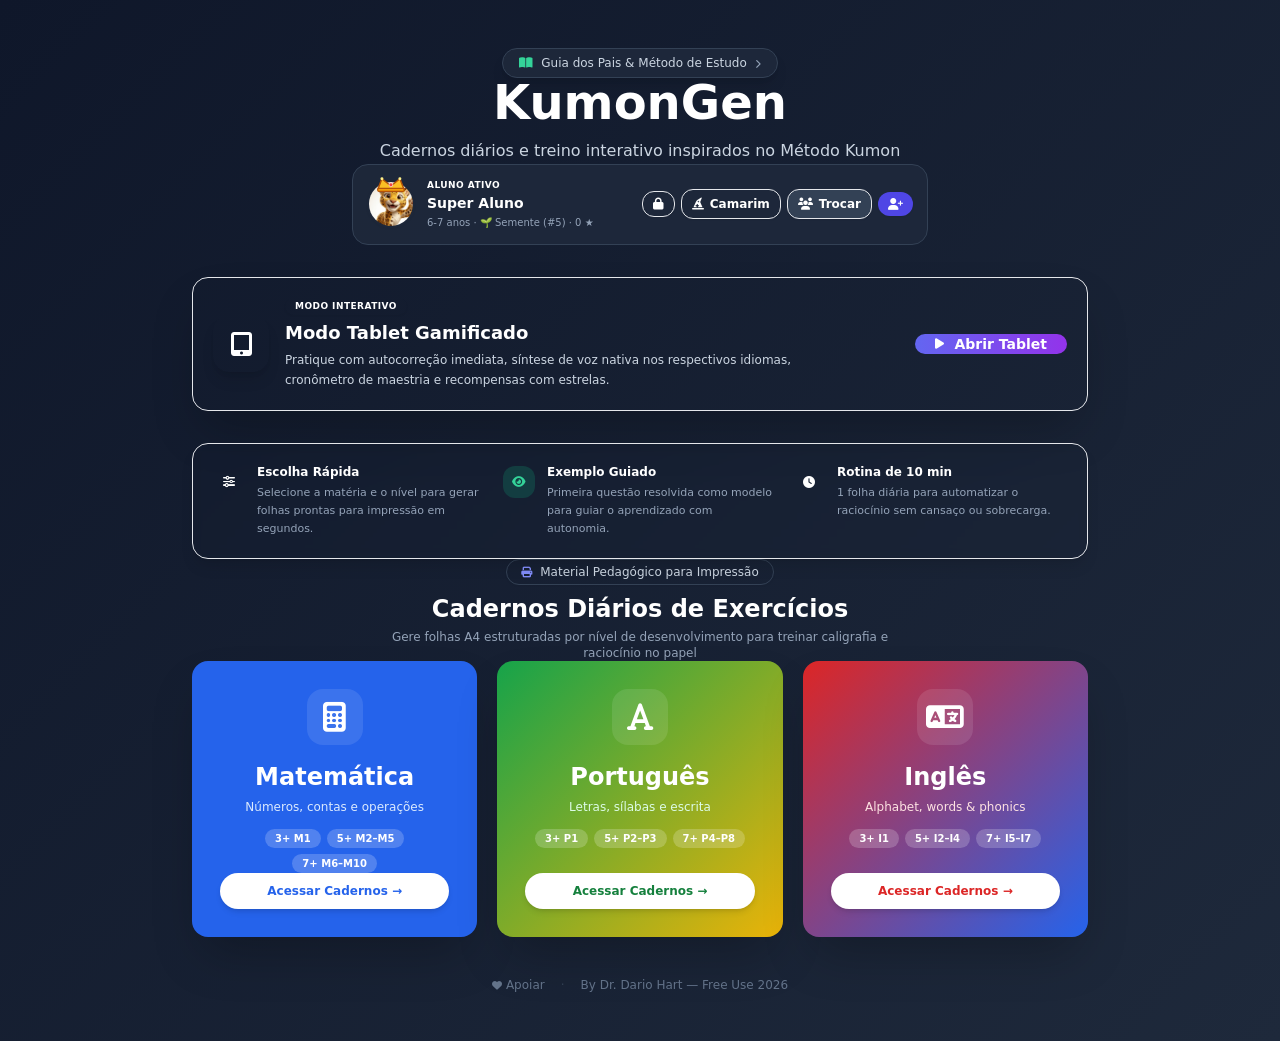
<file: index.html>
<!DOCTYPE html>
<html lang="pt-BR">
<head>
    <meta charset="UTF-8">
    <meta name="viewport" content="width=device-width, initial-scale=1.0">
    <title>KumonGen · Início</title>
    <!-- Tailwind pré-compilado e CSS Compartilhado -->
    <link rel="stylesheet" href="tailwind.min.css">
    <link rel="stylesheet" href="kumon.css">
    <!-- Font Awesome 6.5.1 com SRI -->
    <link rel="stylesheet" href="https://cdnjs.cloudflare.com/ajax/libs/font-awesome/6.5.1/css/all.min.css" integrity="sha512-DTOQO9RWCH3ppGqcWaEA1BIZOC6xxalwEsw9c2QQeAIftl+Vegovlnee1c9QX4TctnWMn13TZye+giMm8e2LwA==" crossorigin="anonymous" referrerpolicy="no-referrer" />
    <link rel="icon" href="favicon.svg" type="image/svg+xml">
    <link rel="apple-touch-icon" href="apple-touch-icon.png">
    <link rel="manifest" href="manifest.json">
    <meta name="theme-color" content="#0f172a">
    <meta name="mobile-web-app-capable" content="yes">
    <meta name="apple-mobile-web-app-capable" content="yes">
    <meta name="apple-mobile-web-app-status-bar-style" content="black-translucent">
    <meta name="apple-mobile-web-app-title" content="KumonGen">
    <script src="progression-engine.js?v=4.0.0"></script>
    <script src="student-profiles.js?v=3.9.0"></script>
    <script src="avatar-wardrobe.js?v=3.9.0"></script>
    <script src="parent-guide.js?v=4.3.0"></script>
    <script src="pwa-manager.js?v=4.2.0"></script>
    <meta name="description" content="KumonGen — Cadernos diários de exercícios de Matemática, Português e Inglês inspirados no Método Kumon. Imprima folhas A4 ou treine no tablet.">
    <meta property="og:title" content="KumonGen — Cadernos de Exercícios">
    <meta property="og:description" content="Gere cadernos de exercícios de Matemática, Português e Inglês para impressão ou resolução interativa.">
    <style>
        body {
            background: linear-gradient(135deg, #0f172a 0%, #1e293b 100%);
            min-height: 100vh;
        }
        @media (max-width: 768px) {
            .tablet-hero-banner {
                flex-direction: column !important;
                text-align: center !important;
            }
            .tablet-hero-banner .tablet-hero-content {
                flex-direction: column !important;
                text-align: center !important;
                align-items: center !important;
            }
            .tablet-hero-banner .tablet-hero-badges {
                justify-content: center !important;
            }
            .tablet-hero-banner .tablet-hero-actions {
                width: 100% !important;
                justify-content: center !important;
                margin-top: 0.5rem !important;
            }
            .tablet-hero-banner .tablet-hero-actions a {
                width: 100% !important;
                justify-content: center !important;
            }
        }
        /* Contraste dos Modais de Perfil no index.html */
        #studentProfileModalContainer,
        #studentProfileManagerModal {
            color: #0f172a !important;
        }
        #studentProfileModalContainer input[type="text"],
        #studentProfileModalContainer input[type="search"],
        #studentProfileManagerModal input[type="text"],
        #studentProfileManagerModal input[type="search"] {
            color: #0f172a !important;
            background-color: #ffffff !important;
            -webkit-text-fill-color: #0f172a !important;
        }
        #studentProfileModalContainer input::placeholder,
        #studentProfileManagerModal input::placeholder {
            color: #64748b !important;
            -webkit-text-fill-color: #64748b !important;
        }
    </style>
</head>
<body class="min-h-screen flex items-center justify-center p-4 py-12 text-white">
    <div class="max-w-5xl w-full text-center px-2 sm:px-4">
        <!-- Gatilho do Guia dos Pais (Estilo Escuro Sóbrio) -->
        <button type="button" onclick="if(window.KumonParentGuide)window.KumonParentGuide.open()" class="inline-flex items-center gap-2 px-4 py-1.5 rounded-full bg-slate-800/90 hover:bg-slate-700/90 border border-slate-700 text-slate-300 hover:text-white text-xs font-semibold mb-5 transition-all cursor-pointer shadow-lg active:scale-95" title="Abrir Manual dos Pais e Metodologia">
            <i class="fas fa-book-open text-emerald-400 text-xs"></i>
            <span>Guia dos Pais & Método de Estudo</span>
            <i class="fas fa-chevron-right text-[9px] text-slate-400"></i>
        </button>

        <!-- Título Hero Grande e Imponente -->
        <h1 class="text-5xl sm:text-6xl md:text-7xl font-black text-white mb-3 tracking-tight leading-none">
            Kumon<span class="bg-gradient-to-r from-indigo-400 via-purple-400 to-indigo-300 bg-clip-text text-transparent">Gen</span>
        </h1>
        <p class="text-base sm:text-lg md:text-xl text-slate-300 mb-7 max-w-xl mx-auto font-normal leading-relaxed">
            Cadernos diários e treino interativo inspirados no Método Kumon
        </p>

        <!-- BARRA DO ALUNO ATIVO / MULTI-PERFIS -->
        <div id="homeStudentCard" class="max-w-xl mx-auto mb-8 bg-slate-800/90 backdrop-blur-md border border-slate-700 hover:border-amber-500/50 rounded-2xl p-3.5 flex flex-wrap items-center justify-between gap-2.5 shadow-xl transition-all">
            <div class="flex items-center gap-3 text-left flex-1" style="min-width: 170px;">
                <button type="button" onclick="if(window.AvatarWardrobe)window.AvatarWardrobe.openModal(null,{onClose:updateHomeProfile})" id="homeStudentAvatarWrap" class="w-12 h-12 rounded-full p-0.5 bg-gradient-to-tr from-amber-400 to-yellow-500 shadow-sm flex-shrink-0 cursor-pointer transition-transform hover:scale-105" title="Abrir Camarim do Mascote">
                    <img id="homeStudentAvatar" src="assets/mascotes/jaguar_avatar.png" alt="Mascote" class="w-full h-full rounded-full object-cover">
                </button>
                <div class="min-w-0 flex-1">
                    <span class="text-[9px] text-amber-400 font-bold uppercase tracking-wider block">Aluno Ativo</span>
                    <div id="homeStudentName" class="text-sm font-bold text-white truncate leading-tight">Aluno</div>
                    <span id="homeStudentTier" class="text-[10px] text-slate-400 block mt-0.5 whitespace-nowrap">6-7 anos · 0 ★</span>
                </div>
            </div>
            <div class="flex items-center gap-1.5 flex-shrink-0 ml-auto">
                <button type="button" id="homeParentAreaBtn" onclick="if(window.StudentProfileEngine && window.StudentProfileEngine.openParentDashboard) window.StudentProfileEngine.openParentDashboard();" class="px-2.5 py-1.5 bg-rose-500/20 hover:bg-rose-500/30 border border-rose-400/50 text-rose-200 font-bold text-xs rounded-xl shadow-sm transition-all flex items-center gap-1 cursor-pointer active:scale-95" title="Área Protegida dos Pais · Fraquezas e Controles">
                    <i class="fas fa-lock text-rose-300"></i> <span class="hidden sm:inline">Pais</span>
                </button>
                <button type="button" id="homeWardrobeBtn" onclick="if(window.AvatarWardrobe)window.AvatarWardrobe.openModal(null,{onClose:updateHomeProfile})" class="px-2.5 py-1.5 bg-amber-500/20 hover:bg-amber-500/30 border border-amber-400/50 text-amber-300 font-bold text-xs rounded-xl shadow-sm transition-all flex items-center gap-1.5 cursor-pointer active:scale-95" title="Vestir mascote com estrelas">
                    <i class="fas fa-hat-wizard text-amber-400"></i> Camarim
                </button>
                <button type="button" onclick="openStudentProfiles('cards')" class="px-2.5 py-1.5 bg-slate-700 hover:bg-slate-600 border border-slate-600 text-slate-200 font-bold text-xs rounded-xl shadow-sm transition-all flex items-center gap-1.5 cursor-pointer active:scale-95">
                    <i class="fas fa-users text-amber-400"></i> Trocar
                </button>
                <button type="button" onclick="openStudentProfiles('form')" class="px-2.5 py-1.5 bg-indigo-600 hover:bg-indigo-500 text-white font-bold text-xs rounded-xl shadow-sm transition-all flex items-center gap-1 cursor-pointer active:scale-95" title="Criar outro perfil">
                    <i class="fas fa-user-plus"></i> <span class="hidden sm:inline">Novo</span>
                </button>
            </div>
        </div>

        <!-- BANNER MODO TABLET (Gamificado Escuro - Destaque Hero Superior) -->
        <div class="tablet-hero-banner max-w-4xl mx-auto mb-8 bg-gradient-to-r from-indigo-950/90 via-purple-950/70 to-slate-900 border border-indigo-500/40 hover:border-indigo-400/60 rounded-2xl p-5 md:p-6 shadow-2xl relative overflow-hidden flex flex-col md:flex-row items-center justify-between gap-5 text-left transition-all">
            <div class="tablet-hero-content flex items-center gap-4">
                <div class="w-14 h-14 rounded-2xl bg-gradient-to-tr from-indigo-500 via-purple-500 to-pink-500 flex items-center justify-center text-white text-2xl shadow-lg flex-shrink-0">
                    <i class="fas fa-tablet-alt"></i>
                </div>
                <div>
                    <div class="tablet-hero-badges flex items-center gap-2 mb-1">
                        <span class="bg-indigo-500 text-white text-[9px] font-black uppercase tracking-wider px-2.5 py-0.5 rounded-full shadow-sm">Modo Interativo</span>
                        <span class="text-[11px] text-indigo-300 font-semibold hidden sm:inline">Treino direto na tela</span>
                    </div>
                    <h2 class="text-lg md:text-xl font-black text-white leading-tight">Modo Tablet Gamificado</h2>
                    <p class="text-xs text-slate-300 mt-1 max-w-xl leading-relaxed">
                        Pratique com autocorreção imediata, síntese de voz nativa nos respectivos idiomas, cronômetro de maestria e recompensas com estrelas.
                    </p>
                </div>
            </div>
            <div class="tablet-hero-actions flex items-center gap-3 flex-shrink-0">
                <button id="pwaInstallBtn" type="button" class="pwa-install-btn hidden bg-slate-800 hover:bg-slate-700 text-slate-200 border border-slate-700 font-bold text-xs px-3.5 py-2.5 rounded-xl shadow transition-all flex items-center gap-2 cursor-pointer active:scale-95" title="Instalar aplicativo no seu dispositivo">
                    <i class="fas fa-download text-amber-400"></i> <span class="hidden sm:inline">Instalar App</span>
                </button>
                <a href="tablet.html" class="bg-gradient-to-r from-indigo-500 to-purple-600 hover:from-indigo-600 hover:to-purple-700 text-white font-black text-xs md:text-sm px-5 py-3 rounded-xl shadow-xl transition-all transform hover:scale-105 active:scale-95 flex items-center gap-2.5" style="text-decoration:none;">
                    <i class="fas fa-play text-xs"></i> <span>Abrir Tablet</span>
                </a>
            </div>
        </div>

        <!-- Três Pilares Kumon (Cards Informativos Sóbrios) -->
        <div class="max-w-4xl mx-auto mb-9 text-left">
            <div class="bg-slate-800/60 backdrop-blur-sm rounded-2xl p-5 border border-slate-700/70 shadow-lg">
                <div class="grid grid-cols-1 md:grid-cols-3 gap-4">
                    <div class="flex items-start gap-3">
                        <div class="w-8 h-8 rounded-xl bg-blue-500/20 text-blue-400 flex items-center justify-center flex-shrink-0 mt-0.5">
                            <i class="fas fa-sliders-h text-xs"></i>
                        </div>
                        <div>
                            <h3 class="text-xs font-bold text-white tracking-wide">Escolha Rápida</h3>
                            <p class="text-[11px] text-slate-400 leading-relaxed mt-1">
                                Selecione a matéria e o nível para gerar folhas prontas para impressão em segundos.
                            </p>
                        </div>
                    </div>

                    <div class="flex items-start gap-3">
                        <div class="w-8 h-8 rounded-xl bg-emerald-500/20 text-emerald-400 flex items-center justify-center flex-shrink-0 mt-0.5">
                            <i class="fas fa-eye text-xs"></i>
                        </div>
                        <div>
                            <h3 class="text-xs font-bold text-white tracking-wide">Exemplo Guiado</h3>
                            <p class="text-[11px] text-slate-400 leading-relaxed mt-1">
                                Primeira questão resolvida como modelo para guiar o aprendizado com autonomia.
                            </p>
                        </div>
                    </div>

                    <div class="flex items-start gap-3">
                        <div class="w-8 h-8 rounded-xl bg-amber-500/20 text-amber-400 flex items-center justify-center flex-shrink-0 mt-0.5">
                            <i class="fas fa-clock text-xs"></i>
                        </div>
                        <div>
                            <h3 class="text-xs font-bold text-white tracking-wide">Rotina de 10 min</h3>
                            <p class="text-[11px] text-slate-400 leading-relaxed mt-1">
                                1 folha diária para automatizar o raciocínio sem cansaço ou sobrecarga.
                            </p>
                        </div>
                    </div>
                </div>
            </div>
        </div>

        <!-- SEÇÃO DOS 3 BOTÕES PRINCIPAIS: CADERNOS DE EXERCÍCIOS -->
        <div class="max-w-4xl mx-auto mb-5 text-center">
            <div class="inline-flex items-center gap-2 px-3.5 py-1 rounded-full bg-slate-800/80 border border-slate-700 text-slate-300 text-xs font-semibold mb-2 shadow-sm">
                <i class="fas fa-print text-indigo-400 text-[11px]"></i>
                <span>Material Pedagógico para Impressão</span>
            </div>
            <h2 class="text-2xl sm:text-3xl font-black text-white tracking-tight">Cadernos Diários de Exercícios</h2>
            <p class="text-xs sm:text-sm text-slate-400 mt-1 max-w-lg mx-auto">
                Gere folhas A4 estruturadas por nível de desenvolvimento para treinar caligrafia e raciocínio no papel
            </p>
        </div>

        <!-- CARDS DAS TRÊS DISCIPLINAS (Elegância Minimalista) -->
        <div class="grid grid-cols-1 md:grid-cols-3 gap-5 max-w-4xl mx-auto">
            <!-- Matemática: Azul -->
            <a href="matematica.html" class="group bg-blue-600 hover:bg-blue-700 rounded-2xl p-7 shadow-2xl transition-all transform hover:-translate-y-1 hover:scale-[1.02] relative flex flex-col justify-between" style="text-decoration:none;">
                <div class="flex flex-col items-center">
                    <div class="w-14 h-14 rounded-2xl bg-white/10 flex items-center justify-center mb-4 group-hover:scale-110 transition-transform">
                        <i class="fas fa-calculator text-white text-3xl"></i>
                    </div>
                    <h3 class="text-2xl font-black text-white mb-1.5">Matemática</h3>
                    <p class="text-blue-100 text-xs sm:text-sm">Números, contas e operações</p>
                    <div class="mt-3.5 flex flex-wrap justify-center gap-1.5">
                        <span class="text-[10px] bg-white/20 text-white font-bold px-2.5 py-0.5 rounded-full">3+ M1</span>
                        <span class="text-[10px] bg-white/20 text-white font-bold px-2.5 py-0.5 rounded-full">5+ M2–M5</span>
                        <span class="text-[10px] bg-white/20 text-white font-bold px-2.5 py-0.5 rounded-full">7+ M6–M10</span>
                    </div>
                </div>
                <span class="mt-6 inline-block bg-white text-blue-600 px-5 py-2.5 rounded-full text-xs font-black group-hover:bg-blue-50 shadow-md transition-colors">Acessar Cadernos →</span>
            </a>

            <!-- Português: Verde e Amarelo em degradê -->
            <a href="portugues.html" class="group bg-gradient-to-br from-green-600 to-yellow-500 hover:from-green-700 hover:to-yellow-600 rounded-2xl p-7 shadow-2xl transition-all transform hover:-translate-y-1 hover:scale-[1.02] relative flex flex-col justify-between" style="text-decoration:none;">
                <div class="flex flex-col items-center">
                    <div class="w-14 h-14 rounded-2xl bg-white/10 flex items-center justify-center mb-4 group-hover:scale-110 transition-transform">
                        <i class="fas fa-font text-white text-3xl"></i>
                    </div>
                    <h3 class="text-2xl font-black text-white mb-1.5">Português</h3>
                    <p class="text-green-100 text-xs sm:text-sm">Letras, sílabas e escrita</p>
                    <div class="mt-3.5 flex flex-wrap justify-center gap-1.5">
                        <span class="text-[10px] bg-white/20 text-white font-bold px-2.5 py-0.5 rounded-full">3+ P1</span>
                        <span class="text-[10px] bg-white/20 text-white font-bold px-2.5 py-0.5 rounded-full">5+ P2–P3</span>
                        <span class="text-[10px] bg-white/20 text-white font-bold px-2.5 py-0.5 rounded-full">7+ P4–P8</span>
                    </div>
                </div>
                <span class="mt-6 inline-block bg-white text-green-700 px-5 py-2.5 rounded-full text-xs font-black group-hover:bg-green-50 shadow-md transition-colors">Acessar Cadernos →</span>
            </a>

            <!-- Inglês: Azul e Vermelho em degradê -->
            <a href="ingles.html" class="group bg-gradient-to-br from-red-600 to-blue-600 hover:from-red-700 hover:to-blue-700 rounded-2xl p-7 shadow-2xl transition-all transform hover:-translate-y-1 hover:scale-[1.02] relative flex flex-col justify-between" style="text-decoration:none;">
                <div class="flex flex-col items-center">
                    <div class="w-14 h-14 rounded-2xl bg-white/10 flex items-center justify-center mb-4 group-hover:scale-110 transition-transform">
                        <i class="fas fa-language text-white text-3xl"></i>
                    </div>
                    <h3 class="text-2xl font-black text-white mb-1.5">Inglês</h3>
                    <p class="text-red-100 text-xs sm:text-sm">Alphabet, words & phonics</p>
                    <div class="mt-3.5 flex flex-wrap justify-center gap-1.5">
                        <span class="text-[10px] bg-white/20 text-white font-bold px-2.5 py-0.5 rounded-full">3+ I1</span>
                        <span class="text-[10px] bg-white/20 text-white font-bold px-2.5 py-0.5 rounded-full">5+ I2–I4</span>
                        <span class="text-[10px] bg-white/20 text-white font-bold px-2.5 py-0.5 rounded-full">7+ I5–I7</span>
                    </div>
                </div>
                <span class="mt-6 inline-block bg-white text-red-600 px-5 py-2.5 rounded-full text-xs font-black group-hover:bg-red-50 shadow-md transition-colors">Acessar Cadernos →</span>
            </a>
        </div>

        <div class="mt-10 flex items-center justify-center gap-4 text-slate-500 text-xs">
            <a href="https://www.paypal.com/donate/?hosted_button_id=33K7CJ2EQELNU" target="_blank" rel="noopener noreferrer" class="inline-flex items-center gap-1 text-pink-400/80 hover:text-pink-300 transition-colors" title="Apoie este projeto">
                <i class="fas fa-heart text-[10px]"></i> Apoiar
            </a>
            <span class="text-slate-700">·</span>
            <span>By Dr. Dario Hart — Free Use 2026</span>
        </div>
    </div>
<script>
function openStudentProfiles(initialView) {
    if (window.StudentProfileEngine) {
        window.StudentProfileEngine.showProfileModal({
            initialView: initialView || 'cards',
            onSelect: updateHomeProfile
        });
    } else {
        alert('Carregando sistema de perfis, por favor tente novamente em alguns instantes.');
    }
}

function updateHomeProfile() {
    try {
        if (!window.StudentProfileEngine) return;
        const student = window.StudentProfileEngine.getActive();
        if (!student) return;
        const nameEl = document.getElementById('homeStudentName');
        const avatarWrapEl = document.getElementById('homeStudentAvatarWrap');
        const avatarEl = document.getElementById('homeStudentAvatar');
        const tierEl = document.getElementById('homeStudentTier');
        if (nameEl) nameEl.innerText = student.name || 'Super Aluno';
        const m = window.StudentProfileEngine.MASCOTS[student.mascot] || window.StudentProfileEngine.MASCOTS.jaguar;
        if (avatarWrapEl && window.AvatarWardrobe && typeof window.AvatarWardrobe.renderAvatarHtml === 'function') {
            avatarWrapEl.innerHTML = window.AvatarWardrobe.renderAvatarHtml(student, 'w-full h-full rounded-full object-cover');
            const innerImg = avatarWrapEl.querySelector('img');
            if (innerImg) innerImg.id = 'homeStudentAvatar';
        } else if (avatarEl) {
            avatarEl.src = m.avatar;
        }
        if (tierEl) {
            const age = window.StudentProfileEngine.AGE_TIERS[student.ageTier] || window.StudentProfileEngine.AGE_TIERS.age_6_7;
            const stars = (student.gamification && student.gamification.stars) || 0;
            const league = (typeof window.StudentProfileEngine.getActiveLeagueInfo === 'function')
                ? window.StudentProfileEngine.getActiveLeagueInfo(student)
                : { current: { icon: '🌱', short: 'Semente' }, xp: 0 };
            const rank = (typeof window.StudentProfileEngine.getActiveRanking === 'function')
                ? window.StudentProfileEngine.getActiveRanking(student)
                : { activeRank: 1 };
            tierEl.innerText = `${(age && age.label) || '6-7 anos'} · ${league.current.icon} ${league.current.short} (#${rank.activeRank}) · ${stars} ★`;
        }
        // Nota: A index preserva identidade escura de Hub central e não recebe classes de tema de mascote.
    } catch (e) {
        console.warn('[updateHomeProfile] Falha silenciosa:', e);
    }
}
updateHomeProfile();
window.addEventListener('DOMContentLoaded', updateHomeProfile);
window.addEventListener('kumongen:student_changed', updateHomeProfile);
window.addEventListener('kumongen:wardrobe_changed', updateHomeProfile);

if ('serviceWorker' in navigator) {
  window.addEventListener('load', () => {
    navigator.serviceWorker.register('./sw.js')
      .then(reg => {
        console.log('[KumonGen] SW registrado:', reg.scope);
        reg.update();
      })
      .catch(err => console.error('[KumonGen] SW falhou:', err));
  });
}
</script>
</body>
</html>
</file>
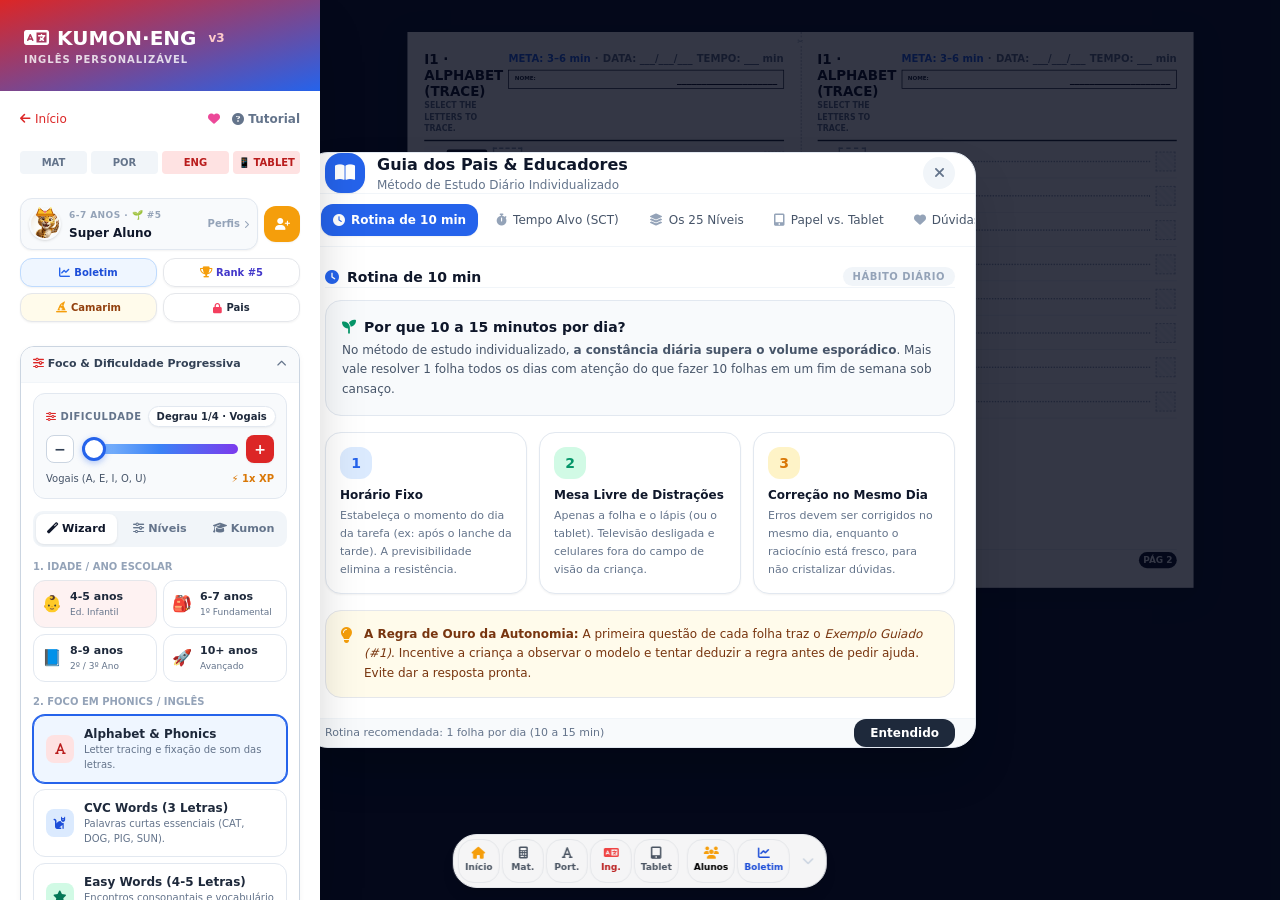
<file: ingles.html>
<!DOCTYPE html>
<html lang="pt-BR">
<head>
    <meta charset="UTF-8">
    <meta name="viewport" content="width=device-width, initial-scale=1.0, user-scalable=yes">
    <title>KumonGen · Inglês</title>
    <link rel="stylesheet" href="tailwind.min.css">
    <!-- Font Awesome 6.5.1 com SRI -->
    <link rel="stylesheet" href="https://cdnjs.cloudflare.com/ajax/libs/font-awesome/6.5.1/css/all.min.css" integrity="sha512-DTOQO9RWCH3ppGqcWaEA1BIZOC6xxalwEsw9c2QQeAIftl+Vegovlnee1c9QX4TctnWMn13TZye+giMm8e2LwA==" crossorigin="anonymous" referrerpolicy="no-referrer" />
    <link rel="icon" href="favicon.svg" type="image/svg+xml">
    <link rel="apple-touch-icon" href="apple-touch-icon.png">
    <link rel="manifest" href="manifest.json">
    <meta name="theme-color" content="#f9fafb">
    <meta name="mobile-web-app-capable" content="yes">
    <meta name="apple-mobile-web-app-capable" content="yes">
    <meta name="apple-mobile-web-app-status-bar-style" content="black-translucent">
    <meta name="apple-mobile-web-app-title" content="KumonGen">
    <meta name="description" content="KumonGen — Gerador gratuito de cadernos de exercícios personalizados de Inglês para crianças. Alphabet, words e phonics em folhas A4.">
    <meta property="og:title" content="KumonGen · Inglês">
    <meta property="og:description" content="Gere cadernos de exercícios de Inglês personalizados para impressão.">
    <link rel="stylesheet" href="kumon.css">
</head>
<body class="bg-slate-900 font-sans antialiased h-screen flex flex-col md:flex-row">

<!-- SIDEBAR COM GRADIENTE VERMELHO-AZUL -->
<aside class="no-print w-full md:w-80 bg-white shadow-2xl flex flex-col z-20 text-slate-800 overflow-y-auto">
    <div class="p-6 bg-gradient-to-br from-red-600 to-blue-600 text-white">
        <h1 class="text-xl font-black flex items-center gap-2">
            <i class="fas fa-language"></i> KUMON·ENG <span class="text-red-200 text-xs ml-1">v3</span>
        </h1>
        <p class="text-[10px] uppercase tracking-widest font-bold opacity-80">inglês personalizável</p>
    </div>

    <div class="flex-1 p-5 space-y-6">
        <div class="flex items-center justify-between text-xs text-red-600">
            <a href="index.html" class="hover:underline flex items-center gap-1"><i class="fas fa-arrow-left"></i> Início</a>
            <div class="flex items-center gap-3">
                <a href="https://www.paypal.com/donate/?hosted_button_id=33K7CJ2EQELNU" target="_blank" rel="noopener noreferrer" class="text-pink-500 hover:text-pink-600 transition-colors" title="Apoie este projeto" aria-label="Apoie este projeto"><i class="fas fa-heart"></i></a>
                <button onclick="KumonGen_showTutorialModal()" class="hover:underline flex items-center gap-1 font-bold text-slate-500 hover:text-red-600"><i class="fas fa-question-circle"></i> Tutorial</button>
            </div>
        </div>
        <div class="flex gap-1 mt-2">
            <a href="matematica.html" class="flex-1 text-center text-[10px] font-bold py-1 rounded bg-slate-100 text-slate-500 hover:bg-blue-100 hover:text-blue-700 transition-colors">MAT</a>
            <a href="portugues.html" class="flex-1 text-center text-[10px] font-bold py-1 rounded bg-slate-100 text-slate-500 hover:bg-green-100 hover:text-green-700 transition-colors">POR</a>
            <span class="flex-1 text-center text-[10px] font-black py-1 rounded bg-red-100 text-red-700">ENG</span>
            <a href="tablet.html?subject=ingles" class="flex-1 text-center text-[10px] font-black py-1 rounded bg-red-100 text-red-700 hover:bg-red-200 transition-colors" title="Modo Tablet Interativo">📱 TABLET</a>
        </div>

        <!-- Seletor de Aluno Ativo -->
        <div id="studentSelectorWidget"></div>

        <!-- Gaveta 1 (Aberta): Foco, Nível & Slider de Dificuldade -->
        <details class="kumon-accordion" open>
            <summary>
                <span><i class="fas fa-sliders-h text-red-600 mr-1.5"></i> Foco & Dificuldade Progressiva</span>
                <i class="fas fa-chevron-down accordion-chevron"></i>
            </summary>
            <div class="kumon-accordion-body space-y-3">
                <!-- Slider Dinâmico Sincronizado com Tablet -->
                <div id="pcDifficultySliderContainer"></div>

                <!-- Tabs KumonGen 3.0 -->
                <div class="kumon-tabs">
                    <button id="tab-btn-wizard" class="kumon-tab-btn active" onclick="switchEngTab('wizard')">
                        <i class="fas fa-magic"></i> Wizard
                    </button>
                    <button id="tab-btn-personalizar" class="kumon-tab-btn" onclick="switchEngTab('personalizar')">
                        <i class="fas fa-sliders-h"></i> Níveis
                    </button>
                    <button id="tab-btn-pedagogia" class="kumon-tab-btn" onclick="switchEngTab('pedagogia')">
                        <i class="fas fa-graduation-cap"></i> Kumon
                    </button>
                </div>

                <!-- ABA 1: WIZARD RÁPIDO PARA PAIS -->
                <div id="panel-wizard" class="space-y-3">
                    <div>
                        <label class="text-[10px] font-black text-slate-400 uppercase block mb-1.5">1. Idade / Ano Escolar</label>
                        <div class="grid grid-cols-2 gap-1.5">
                            <button type="button" class="wizard-age-btn active p-2 rounded-xl border border-red-600 bg-red-50 hover:border-red-700 text-left transition flex items-center gap-2" onclick="selectEngWizardAge('age_4_5', this)">
                                <span class="text-base">👶</span>
                                <div class="min-w-0">
                                    <div class="text-[11px] font-bold text-slate-800 leading-tight">4-5 anos</div>
                                    <div class="text-[9px] text-slate-500 leading-tight">Ed. Infantil</div>
                                </div>
                            </button>
                            <button type="button" class="wizard-age-btn p-2 rounded-xl border border-slate-200 bg-white hover:border-slate-300 text-left transition flex items-center gap-2" onclick="selectEngWizardAge('age_6_7', this)">
                                <span class="text-base">🎒</span>
                                <div class="min-w-0">
                                    <div class="text-[11px] font-bold text-slate-800 leading-tight">6-7 anos</div>
                                    <div class="text-[9px] text-slate-500 leading-tight">1º Fundamental</div>
                                </div>
                            </button>
                            <button type="button" class="wizard-age-btn p-2 rounded-xl border border-slate-200 bg-white hover:border-slate-300 text-left transition flex items-center gap-2" onclick="selectEngWizardAge('age_8_9', this)">
                                <span class="text-base">📘</span>
                                <div class="min-w-0">
                                    <div class="text-[11px] font-bold text-slate-800 leading-tight">8-9 anos</div>
                                    <div class="text-[9px] text-slate-500 leading-tight">2º / 3º Ano</div>
                                </div>
                            </button>
                            <button type="button" class="wizard-age-btn p-2 rounded-xl border border-slate-200 bg-white hover:border-slate-300 text-left transition flex items-center gap-2" onclick="selectEngWizardAge('age_10_plus', this)">
                                <span class="text-base">🚀</span>
                                <div class="min-w-0">
                                    <div class="text-[11px] font-bold text-slate-800 leading-tight">10+ anos</div>
                                    <div class="text-[9px] text-slate-500 leading-tight">Avançado</div>
                                </div>
                            </button>
                        </div>
                    </div>

                    <div>
                        <label class="text-[10px] font-black text-slate-400 uppercase block mb-1.5">2. Foco em Phonics / Inglês</label>
                        <div class="space-y-1.5">
                            <div class="kumon-wizard-card active" onclick="selectEngWizardGoal('i1', this)">
                                <div class="w-7 h-7 rounded-lg bg-red-100 text-red-700 flex items-center justify-center font-bold text-xs flex-shrink-0">
                                    <i class="fas fa-font"></i>
                                </div>
                                <div>
                                    <div class="font-bold text-xs text-slate-800">Alphabet & Phonics</div>
                                    <div class="text-[10px] text-slate-500">Letter tracing e fixação de som das letras.</div>
                                </div>
                            </div>

                            <div class="kumon-wizard-card" onclick="selectEngWizardGoal('i2', this)">
                                <div class="w-7 h-7 rounded-lg bg-blue-100 text-blue-700 flex items-center justify-center font-bold text-xs flex-shrink-0">
                                    <i class="fas fa-cat"></i>
                                </div>
                                <div>
                                    <div class="font-bold text-xs text-slate-800">CVC Words (3 Letras)</div>
                                    <div class="text-[10px] text-slate-500">Palavras curtas essenciais (CAT, DOG, PIG, SUN).</div>
                                </div>
                            </div>

                            <div class="kumon-wizard-card" onclick="selectEngWizardGoal('i3', this)">
                                <div class="w-7 h-7 rounded-lg bg-emerald-100 text-emerald-700 flex items-center justify-center font-bold text-xs flex-shrink-0">
                                    <i class="fas fa-star"></i>
                                </div>
                                <div>
                                    <div class="font-bold text-xs text-slate-800">Easy Words (4-5 Letras)</div>
                                    <div class="text-[10px] text-slate-500">Encontros consonantais e vocabulário cotidiano.</div>
                                </div>
                            </div>

                            <div class="kumon-wizard-card" onclick="selectEngWizardGoal('i4', this)">
                                <div class="w-7 h-7 rounded-lg bg-amber-100 text-amber-700 flex items-center justify-center font-bold text-xs flex-shrink-0">
                                    <i class="fas fa-bolt"></i>
                                </div>
                                <div>
                                    <div class="font-bold text-xs text-slate-800">Snap Words (Sight Words)</div>
                                    <div class="text-[10px] text-slate-500">Palavras de alta frequência visual (THE, AND, YOU).</div>
                                </div>
                            </div>

                            <div class="kumon-wizard-card" onclick="selectEngWizardGoal('i5', this)">
                                <div class="w-7 h-7 rounded-lg bg-purple-100 text-purple-700 flex items-center justify-center font-bold text-xs flex-shrink-0">
                                    <i class="fas fa-wand-magic-sparkles"></i>
                                </div>
                                <div>
                                    <div class="font-bold text-xs text-slate-800">CVCe (Magic E)</div>
                                    <div class="text-[10px] text-slate-500">Regra do E mudo que alonga a vogal (CAKE, BIKE).</div>
                                </div>
                            </div>
                        </div>
                    </div>

                    <div>
                        <label class="text-[10px] font-black text-slate-400 uppercase block mb-1.5">3. Ritmo da Rotina Diária</label>
                        <div class="grid grid-cols-3 gap-1.5 text-center">
                            <button type="button" class="wizard-pace-btn active p-2 rounded-xl border border-red-600 bg-red-50 text-red-800 text-[10px] font-bold" onclick="selectEngWizardPace(2, 8, this)">
                                <span class="block text-xs font-black">1 Folha</span>
                                10 min (Kumon)
                            </button>
                            <button type="button" class="wizard-pace-btn p-2 rounded-xl border border-slate-200 bg-white text-slate-600 text-[10px] font-bold" onclick="selectEngWizardPace(4, 8, this)">
                                <span class="block text-xs font-black">2 Folhas</span>
                                Treino duplo
                            </button>
                            <button type="button" class="wizard-pace-btn p-2 rounded-xl border border-slate-200 bg-white text-slate-600 text-[10px] font-bold" onclick="selectEngWizardPace(8, 8, this)">
                                <span class="block text-xs font-black">4 Folhas</span>
                                Semanal
                            </button>
                        </div>
                    </div>
                </div>

                <!-- ABA 2: PERSONALIZAÇÃO -->
                <div id="panel-personalizar" class="space-y-3 hidden">
                    <div>
                        <label class="text-[10px] font-black text-slate-400 uppercase block mb-2">nível (I1–I7)</label>
                        <div id="levelList" class="space-y-2 max-h-52 overflow-y-auto pr-1"></div>
                    </div>
                </div>

                <!-- ABA 3: PEDAGOGIA KUMON -->
                <div id="panel-pedagogia" class="space-y-3 hidden">
                    <div id="pedagogicalPanelContainer"></div>
                </div>
            </div>
        </details>

        <!-- Gaveta 2 (Recolhida): Layout A4 & Parâmetros Avançados -->
        <details id="advancedAccordion" class="kumon-accordion">
            <summary>
                <span><i class="fas fa-cog text-slate-500 mr-1.5"></i> Layout A4, Fonte Bastão & Avançado</span>
                <i class="fas fa-chevron-down accordion-chevron"></i>
            </summary>
            <div class="kumon-accordion-body space-y-3">
                <div class="bg-slate-50 p-3 rounded-xl space-y-2.5">
                    <div class="flex items-center justify-between">
                        <label for="linesPerPage" class="text-xs">linhas/página</label>
                        <select id="linesPerPage" class="border rounded px-2 py-1 text-xs">
                            <option value="6">6</option>
                            <option value="8" selected>8</option>
                            <option value="10">10</option>
                            <option value="12">12</option>
                        </select>
                    </div>
                    <div class="flex items-center justify-between">
                        <label for="pagesPerBook" class="text-xs">páginas/caderno</label>
                        <select id="pagesPerBook" class="border rounded px-2 py-1 text-xs">
                            <option value="2" selected>2 págs (1 folha)</option>
                            <option value="4">4 págs (2 folhas)</option>
                            <option value="6">6 págs (3 folhas)</option>
                            <option value="8">8 págs (4 folhas)</option>
                        </select>
                    </div>
                    <div class="flex items-center justify-between">
                        <span class="text-xs">zoom</span>
                        <div class="flex items-center gap-2">
                            <button onclick="adjustZoom(-0.1)" class="bg-white border w-6 h-6 rounded" aria-label="Diminuir zoom"><i class="fas fa-minus"></i></button>
                            <span id="zoomValue" class="text-xs font-mono w-12 text-center">70%</span>
                            <button onclick="adjustZoom(0.1)" class="bg-white border w-6 h-6 rounded" aria-label="Aumentar zoom"><i class="fas fa-plus"></i></button>
                        </div>
                    </div>
                    <div class="flex items-center justify-between pt-2 border-t border-slate-200">
                        <label for="fontBastaoCheckbox" class="text-xs font-semibold text-slate-700 flex items-center gap-1.5 cursor-pointer" title="Letra de imprensa maiúscula recomendada para Educação Infantil (BNCC EF01LP11)">
                            <i class="fas fa-font text-red-600"></i> Fonte Bastão (Caixa Alta)
                        </label>
                        <input type="checkbox" id="fontBastaoCheckbox" onchange="toggleFontBastaoSheet(this.checked)" class="w-4 h-4 text-red-600 rounded border-gray-300 cursor-pointer focus:ring-red-500">
                    </div>
                </div>
                <div>
                    <label class="text-[10px] font-black text-slate-400 uppercase block mb-1.5">parâmetros avançados</label>
                    <div id="paramPanel" class="bg-slate-50 p-3 rounded-xl min-h-[80px] text-xs"></div>
                </div>
            </div>
        </details>

        <!-- Gaveta 2b (Recolhida): Montagem de Papel, Reforço & Turma -->
        <details id="paperAssemblerAccordion" class="kumon-accordion">
            <summary>
                <span><i class="fas fa-print text-indigo-500 mr-1.5"></i> Montagem de Papel, Erros & Turma</span>
                <i class="fas fa-chevron-down accordion-chevron"></i>
            </summary>
            <div class="kumon-accordion-body">
                <div id="paperAssemblerContainer"></div>
            </div>
        </details>

        <!-- Gaveta 3 (Recolhida): Controle dos Pais & Progresso -->
        <details class="kumon-accordion">
            <summary>
                <span><i class="fas fa-user-shield text-amber-500 mr-1.5"></i> Controle dos Pais & Histórico</span>
                <i class="fas fa-chevron-down accordion-chevron"></i>
            </summary>
            <div class="kumon-accordion-body">
                <div id="scoreboardWidget"></div>
            </div>
        </details>

        <div class="border-t border-slate-100 pt-4 space-y-2">
            <button onclick="refreshPreview()" class="w-full flex items-center justify-center gap-2 bg-red-600 text-white p-3 rounded-xl hover:bg-red-700 font-bold text-sm shadow">
                <i class="fas fa-sync-alt"></i> atualizar preview
            </button>
            <div class="grid grid-cols-2 gap-2">
                <button onclick="printSheet()" class="w-full flex items-center justify-center gap-2 bg-slate-800 hover:bg-slate-900 text-white p-3.5 rounded-xl shadow font-black text-xs transition-transform transform active:scale-95" title="Imprimir diretamente no navegador (Ctrl+P)">
                    <i class="fas fa-print"></i> IMPRIMIR
                </button>
                <button onclick="generatePDF()" class="w-full flex items-center justify-center gap-2 bg-blue-600 text-white p-3.5 rounded-xl hover:bg-blue-700 shadow-lg font-black text-xs">
                    <i class="fas fa-file-pdf"></i> BAIXAR PDF
                </button>
            </div>
            <button onclick="generateWeeklyPackagePDF()" class="w-full flex items-center justify-center gap-2 bg-gradient-to-r from-amber-500 to-yellow-500 hover:from-amber-600 hover:to-yellow-600 text-slate-900 p-3.5 rounded-xl shadow font-black text-xs transition-transform transform active:scale-95">
                <i class="fas fa-calendar-week text-slate-900"></i> PACOTE SEMANAL (5 DIAS EM 1 PDF)
            </button>
            <a id="engPracticeTabletBtn" href="tablet.html?subject=ingles" class="w-full flex items-center justify-center gap-2 bg-rose-50 border-2 border-rose-200 text-rose-700 p-3 rounded-xl hover:bg-rose-100 font-bold text-xs shadow-sm transition-colors">
                <i class="fas fa-tablet-alt text-rose-500"></i> Praticar este nível no Tablet
            </a>
        </div>
        <div class="text-center text-[8px] text-slate-400 pt-4 border-t border-slate-100">
            By Dr. Dario Hart — Free Use 2026
        </div>
    </div>
</aside>

<!-- Botão mobile para scroll até o preview -->
<div class="md:hidden no-print sticky top-0 z-10 bg-slate-800/90 backdrop-blur-sm p-2 text-center">
    <button onclick="document.getElementById('previewContainer').scrollIntoView({behavior:'smooth'})" class="text-xs text-slate-300 hover:text-white font-bold py-1 px-4 rounded-full bg-slate-700 hover:bg-slate-600 transition-colors">
        <i class="fas fa-eye"></i> Ver Preview ↓
    </button>
</div>

<main class="flex-1 overflow-auto bg-[#0F172A] flex items-start justify-center p-8" id="previewContainer">
    <div id="zoomContainer" class="transition-transform duration-200 origin-top" style="transform:scale(0.7)">
        <div id="a4-sheet" class="bg-white shadow-2xl flex relative">
            <div class="dashed-center-line"></div>
            <div id="pageLeft" class="page page-left"></div>
            <div id="pageRight" class="page"></div>
        </div>
    </div>
</main>

<script src="progression-engine.js?v=4.6.1"></script>
<script src="student-profiles.js?v=4.6.1"></script>
<script src="avatar-wardrobe.js?v=3.9.0"></script>
<script src="parent-guide.js?v=4.3.0"></script>
<script src="gerador.js?v=4.6.1"></script>
<script src="vocabulary-engine.js?v=4.6.1"></script>
<script src="ingles.js?v=4.6.1"></script>
<script src="nav-dock.js?v=3.9.0"></script>
<script>
    window.addEventListener('resize', KumonGen.adjustPreviewScale);
    window.addEventListener('load', KumonGen.adjustPreviewScale);
    document.addEventListener('DOMContentLoaded', KumonGen.adjustPreviewScale);

    // Service Worker
    if ('serviceWorker' in navigator) {
      window.addEventListener('load', () => {
        navigator.serviceWorker.register('./sw.js')
          .then(reg => {
            console.log('[KumonGen] SW registrado:', reg.scope);
            reg.update();
          })
          .catch(err => console.error('[KumonGen] SW falhou:', err));
      });
    }
</script>
</body>
</html>
</file>
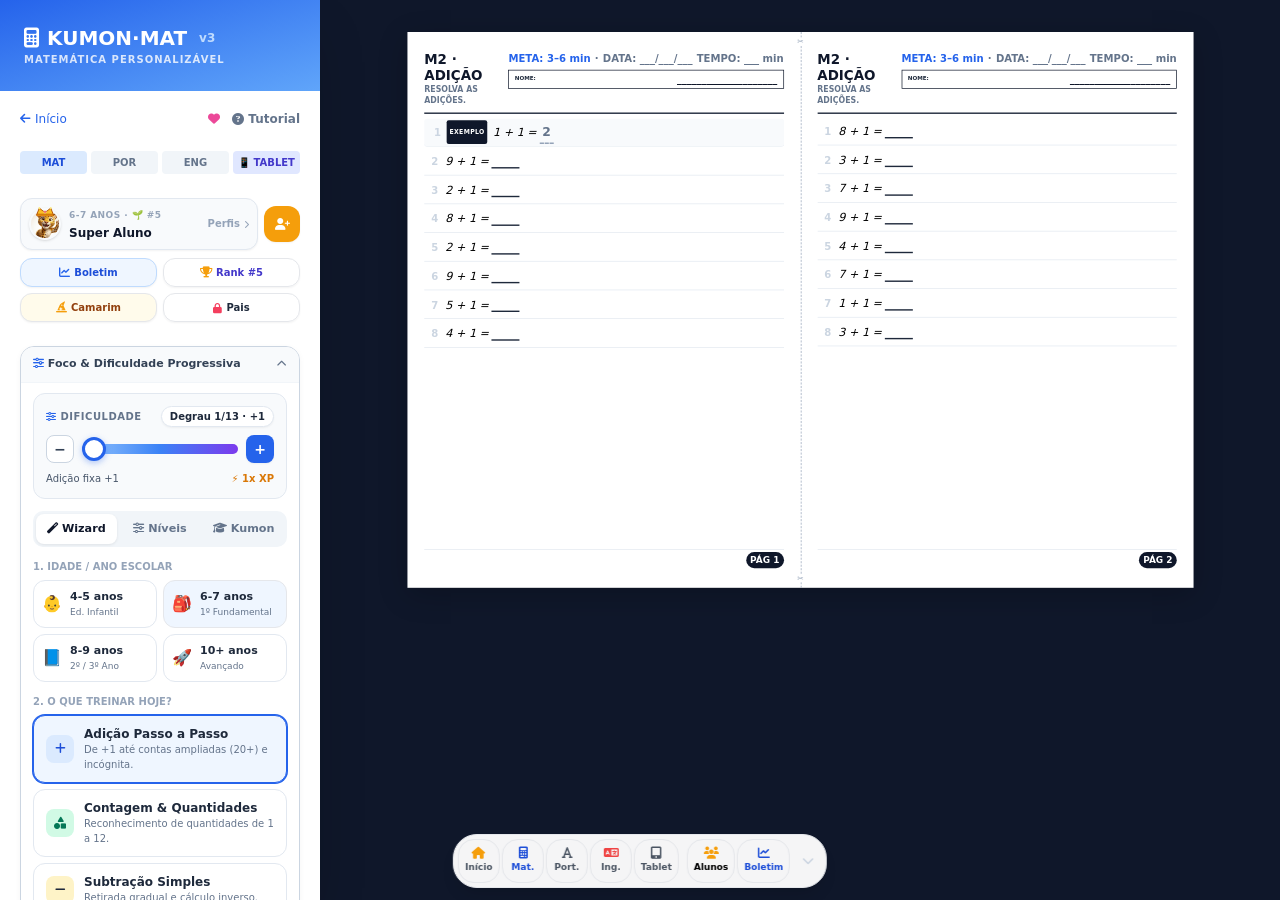
<file: matematica.html>
<!DOCTYPE html>
<html lang="pt-BR">
<head>
    <meta charset="UTF-8">
    <meta name="viewport" content="width=device-width, initial-scale=1.0, user-scalable=yes">
    <title>KumonGen · Matemática</title>
    <link rel="stylesheet" href="tailwind.min.css">
    <!-- Font Awesome 6.5.1 com SRI -->
    <link rel="stylesheet" href="https://cdnjs.cloudflare.com/ajax/libs/font-awesome/6.5.1/css/all.min.css" integrity="sha512-DTOQO9RWCH3ppGqcWaEA1BIZOC6xxalwEsw9c2QQeAIftl+Vegovlnee1c9QX4TctnWMn13TZye+giMm8e2LwA==" crossorigin="anonymous" referrerpolicy="no-referrer" />
    <link rel="icon" href="favicon.svg" type="image/svg+xml">
    <link rel="apple-touch-icon" href="apple-touch-icon.png">
    <link rel="manifest" href="manifest.json">
    <meta name="theme-color" content="#f9fafb">
    <meta name="mobile-web-app-capable" content="yes">
    <meta name="apple-mobile-web-app-capable" content="yes">
    <meta name="apple-mobile-web-app-status-bar-style" content="black-translucent">
    <meta name="apple-mobile-web-app-title" content="KumonGen">
    <meta name="description" content="KumonGen — Gerador gratuito de cadernos de exercícios personalizados de Matemática para crianças. Imprima folhas A4 com atividades progressivas.">
    <meta property="og:title" content="KumonGen · Matemática">
    <meta property="og:description" content="Gere cadernos de exercícios de Matemática personalizados para impressão.">
    <link rel="stylesheet" href="kumon.css">
</head>
<body class="bg-slate-900 font-sans antialiased h-screen flex flex-col md:flex-row">

<!-- SIDEBAR COM GRADIENTE AZUL E BRANCO -->
<aside class="no-print w-full md:w-80 bg-white shadow-2xl flex flex-col z-20 text-slate-800 overflow-y-auto">
    <div class="p-6 bg-gradient-to-br from-blue-600 to-blue-400 text-white">
        <h1 class="text-xl font-black flex items-center gap-2">
            <i class="fas fa-calculator"></i> KUMON·MAT <span class="text-blue-200 text-xs ml-1">v3</span>
        </h1>
        <p class="text-[10px] uppercase tracking-widest font-bold opacity-80">matemática personalizável</p>
    </div>

    <div class="flex-1 p-5 space-y-6">
        <!-- Link voltar -->
        <div class="flex items-center justify-between text-xs text-blue-600">
            <a href="index.html" class="hover:underline flex items-center gap-1"><i class="fas fa-arrow-left"></i> Início</a>
            <div class="flex items-center gap-3">
                <a href="https://www.paypal.com/donate/?hosted_button_id=33K7CJ2EQELNU" target="_blank" rel="noopener noreferrer" class="text-pink-500 hover:text-pink-600 transition-colors" title="Apoie este projeto" aria-label="Apoie este projeto"><i class="fas fa-heart"></i></a>
                <button onclick="KumonGen_showTutorialModal()" class="hover:underline flex items-center gap-1 font-bold text-slate-500 hover:text-blue-600"><i class="fas fa-question-circle"></i> Tutorial</button>
            </div>
        </div>
        <div class="flex gap-1 mt-2">
            <span class="flex-1 text-center text-[10px] font-black py-1 rounded bg-blue-100 text-blue-700">MAT</span>
            <a href="portugues.html" class="flex-1 text-center text-[10px] font-bold py-1 rounded bg-slate-100 text-slate-500 hover:bg-green-100 hover:text-green-700 transition-colors">POR</a>
            <a href="ingles.html" class="flex-1 text-center text-[10px] font-bold py-1 rounded bg-slate-100 text-slate-500 hover:bg-red-100 hover:text-red-700 transition-colors">ENG</a>
            <a href="tablet.html?subject=matematica" class="flex-1 text-center text-[10px] font-black py-1 rounded bg-indigo-100 text-indigo-700 hover:bg-indigo-200 transition-colors" title="Modo Tablet Interativo">📱 TABLET</a>
        </div>

        <!-- Seletor de Aluno Ativo -->
        <div id="studentSelectorWidget"></div>

        <!-- Gaveta 1 (Aberta): Foco, Nível & Slider de Dificuldade -->
        <details class="kumon-accordion" open>
            <summary>
                <span><i class="fas fa-sliders-h text-blue-600 mr-1.5"></i> Foco & Dificuldade Progressiva</span>
                <i class="fas fa-chevron-down accordion-chevron"></i>
            </summary>
            <div class="kumon-accordion-body space-y-3">
                <!-- Slider Dinâmico Sincronizado com Tablet -->
                <div id="pcDifficultySliderContainer"></div>

                <!-- Tabs KumonGen 3.0 -->
                <div class="kumon-tabs">
                    <button id="tab-btn-wizard" class="kumon-tab-btn active" onclick="switchMatTab('wizard')">
                        <i class="fas fa-magic"></i> Wizard
                    </button>
                    <button id="tab-btn-personalizar" class="kumon-tab-btn" onclick="switchMatTab('personalizar')">
                        <i class="fas fa-sliders-h"></i> Níveis
                    </button>
                    <button id="tab-btn-pedagogia" class="kumon-tab-btn" onclick="switchMatTab('pedagogia')">
                        <i class="fas fa-graduation-cap"></i> Kumon
                    </button>
                </div>

                <!-- ABA 1: WIZARD RÁPIDO PARA PAIS -->
                <div id="panel-wizard" class="space-y-3">
                    <div>
                        <label class="text-[10px] font-black text-slate-400 uppercase block mb-1.5">1. Idade / Ano Escolar</label>
                        <div class="grid grid-cols-2 gap-1.5">
                            <button type="button" class="wizard-age-btn p-2 rounded-xl border border-slate-200 bg-white hover:border-slate-300 text-left transition flex items-center gap-2" onclick="selectWizardAge('age_4_5', this)">
                                <span class="text-base">👶</span>
                                <div class="min-w-0">
                                    <div class="text-[11px] font-bold text-slate-800 leading-tight">4-5 anos</div>
                                    <div class="text-[9px] text-slate-500 leading-tight">Ed. Infantil</div>
                                </div>
                            </button>
                            <button type="button" class="wizard-age-btn active p-2 rounded-xl border border-blue-600 bg-blue-50 hover:border-blue-700 text-left transition flex items-center gap-2" onclick="selectWizardAge('age_6_7', this)">
                                <span class="text-base">🎒</span>
                                <div class="min-w-0">
                                    <div class="text-[11px] font-bold text-slate-800 leading-tight">6-7 anos</div>
                                    <div class="text-[9px] text-slate-500 leading-tight">1º Fundamental</div>
                                </div>
                            </button>
                            <button type="button" class="wizard-age-btn p-2 rounded-xl border border-slate-200 bg-white hover:border-slate-300 text-left transition flex items-center gap-2" onclick="selectWizardAge('age_8_9', this)">
                                <span class="text-base">📘</span>
                                <div class="min-w-0">
                                    <div class="text-[11px] font-bold text-slate-800 leading-tight">8-9 anos</div>
                                    <div class="text-[9px] text-slate-500 leading-tight">2º / 3º Ano</div>
                                </div>
                            </button>
                            <button type="button" class="wizard-age-btn p-2 rounded-xl border border-slate-200 bg-white hover:border-slate-300 text-left transition flex items-center gap-2" onclick="selectWizardAge('age_10_plus', this)">
                                <span class="text-base">🚀</span>
                                <div class="min-w-0">
                                    <div class="text-[11px] font-bold text-slate-800 leading-tight">10+ anos</div>
                                    <div class="text-[9px] text-slate-500 leading-tight">Avançado</div>
                                </div>
                            </button>
                        </div>
                    </div>

                    <div>
                        <label class="text-[10px] font-black text-slate-400 uppercase block mb-1.5">2. O que treinar hoje?</label>
                        <div class="space-y-1.5">
                            <div class="kumon-wizard-card active" onclick="selectWizardGoal('m2', this)">
                                <div class="w-7 h-7 rounded-lg bg-blue-100 text-blue-700 flex items-center justify-center font-bold text-xs flex-shrink-0">
                                    <i class="fas fa-plus"></i>
                                </div>
                                <div>
                                    <div class="font-bold text-xs text-slate-800">Adição Passo a Passo</div>
                                    <div class="text-[10px] text-slate-500">De +1 até contas ampliadas (20+) e incógnita.</div>
                                </div>
                            </div>

                            <div class="kumon-wizard-card" onclick="selectWizardGoal('m1', this)">
                                <div class="w-7 h-7 rounded-lg bg-emerald-100 text-emerald-700 flex items-center justify-center font-bold text-xs flex-shrink-0">
                                    <i class="fas fa-shapes"></i>
                                </div>
                                <div>
                                    <div class="font-bold text-xs text-slate-800">Contagem & Quantidades</div>
                                    <div class="text-[10px] text-slate-500">Reconhecimento de quantidades de 1 a 12.</div>
                                </div>
                            </div>

                            <div class="kumon-wizard-card" onclick="selectWizardGoal('m6', this)">
                                <div class="w-7 h-7 rounded-lg bg-amber-100 text-amber-700 flex items-center justify-center font-bold text-xs flex-shrink-0">
                                    <i class="fas fa-minus"></i>
                                </div>
                                <div>
                                    <div class="font-bold text-xs text-slate-800">Subtração Simples</div>
                                    <div class="text-[10px] text-slate-500">Retirada gradual e cálculo inverso.</div>
                                </div>
                            </div>

                            <div class="kumon-wizard-card" onclick="selectWizardGoal('m3', this)">
                                <div class="w-7 h-7 rounded-lg bg-indigo-100 text-indigo-700 flex items-center justify-center font-bold text-xs flex-shrink-0">
                                    <i class="fas fa-sort-numeric-down"></i>
                                </div>
                                <div>
                                    <div class="font-bold text-xs text-slate-800">Sequências & Lacunas</div>
                                    <div class="text-[10px] text-slate-500">Ordem e identificação do número que falta.</div>
                                </div>
                            </div>

                            <div class="kumon-wizard-card" onclick="selectWizardGoal('m4', this)">
                                <div class="w-7 h-7 rounded-lg bg-cyan-100 text-cyan-700 flex items-center justify-center font-bold text-xs flex-shrink-0">
                                    <i class="fas fa-th"></i>
                                </div>
                                <div>
                                    <div class="font-bold text-xs text-slate-800">Dezenas & Unidades</div>
                                    <div class="text-[10px] text-slate-500">Agrupamentos de 10 para visualização.</div>
                                </div>
                            </div>

                            <div class="kumon-wizard-card" onclick="selectWizardGoal('m8', this)">
                                <div class="w-7 h-7 rounded-lg bg-rose-100 text-rose-700 flex items-center justify-center font-bold text-xs flex-shrink-0">
                                    <i class="fas fa-times"></i>
                                </div>
                                <div>
                                    <div class="font-bold text-xs text-slate-800">Tabuada & Multiplicação</div>
                                    <div class="text-[10px] text-slate-500">Multiplicações graduais de ×2 até ×9.</div>
                                </div>
                            </div>
                        </div>
                    </div>

                    <div>
                        <label class="text-[10px] font-black text-slate-400 uppercase block mb-1.5">3. Ritmo da Rotina Diária</label>
                        <div class="grid grid-cols-3 gap-1.5 text-center">
                            <button type="button" class="wizard-pace-btn active p-2 rounded-xl border border-blue-600 bg-blue-50 text-blue-800 text-[10px] font-bold" onclick="selectWizardPace(2, 8, this)">
                                <span class="block text-xs font-black">1 Folha</span>
                                10 min (Kumon)
                            </button>
                            <button type="button" class="wizard-pace-btn p-2 rounded-xl border border-slate-200 bg-white text-slate-600 text-[10px] font-bold" onclick="selectWizardPace(4, 8, this)">
                                <span class="block text-xs font-black">2 Folhas</span>
                                Treino duplo
                            </button>
                            <button type="button" class="wizard-pace-btn p-2 rounded-xl border border-slate-200 bg-white text-slate-600 text-[10px] font-bold" onclick="selectWizardPace(8, 8, this)">
                                <span class="block text-xs font-black">4 Folhas</span>
                                Semanal
                            </button>
                        </div>
                    </div>
                </div>

                <!-- ABA 2: PERSONALIZAÇÃO AVANÇADA -->
                <div id="panel-personalizar" class="space-y-3 hidden">
                    <div>
                        <label class="text-[10px] font-black text-slate-400 uppercase block mb-2">nível (M1–M10)</label>
                        <div id="levelList" class="space-y-2 max-h-52 overflow-y-auto pr-1"></div>
                    </div>
                </div>

                <!-- ABA 3: PEDAGOGIA KUMON -->
                <div id="panel-pedagogia" class="space-y-3 hidden">
                    <div id="pedagogicalPanelContainer"></div>
                </div>
            </div>
        </details>

        <!-- Gaveta 2 (Recolhida): Folha, Zoom & Parâmetros Avançados -->
        <details class="kumon-accordion">
            <summary>
                <span><i class="fas fa-cog text-slate-500 mr-1.5"></i> Layout A4 & Parâmetros Avançados</span>
                <i class="fas fa-chevron-down accordion-chevron"></i>
            </summary>
            <div class="kumon-accordion-body space-y-3">
                <div class="bg-slate-50 p-3 rounded-xl space-y-2.5">
                    <div class="flex items-center justify-between">
                        <label for="linesPerPage" class="text-xs">linhas/página</label>
                        <select id="linesPerPage" class="border rounded px-2 py-1 text-xs">
                            <option value="6">6</option>
                            <option value="8" selected>8</option>
                            <option value="10">10</option>
                            <option value="12">12</option>
                        </select>
                    </div>
                    <div class="flex items-center justify-between">
                        <label for="pagesPerBook" class="text-xs">páginas/caderno</label>
                        <select id="pagesPerBook" class="border rounded px-2 py-1 text-xs">
                            <option value="2" selected>2 págs (1 folha)</option>
                            <option value="4">4 págs (2 folhas)</option>
                            <option value="6">6 págs (3 folhas)</option>
                            <option value="8">8 págs (4 folhas)</option>
                        </select>
                    </div>
                    <div class="flex items-center justify-between">
                        <span class="text-xs">zoom</span>
                        <div class="flex items-center gap-2">
                            <button onclick="adjustZoom(-0.1)" class="bg-white border w-6 h-6 rounded" aria-label="Diminuir zoom"><i class="fas fa-minus"></i></button>
                            <span id="zoomValue" class="text-xs font-mono w-12 text-center">70%</span>
                            <button onclick="adjustZoom(0.1)" class="bg-white border w-6 h-6 rounded" aria-label="Aumentar zoom"><i class="fas fa-plus"></i></button>
                        </div>
                    </div>
                </div>
                <div>
                    <label class="text-[10px] font-black text-slate-400 uppercase block mb-1.5">parâmetros avançados</label>
                    <div id="paramPanel" class="bg-slate-50 p-3 rounded-xl min-h-[80px] text-xs"></div>
                </div>
            </div>
        </details>

        <!-- Gaveta 2b (Recolhida): Montagem de Papel, Reforço & Turma -->
        <details id="paperAssemblerAccordion" class="kumon-accordion">
            <summary>
                <span><i class="fas fa-print text-indigo-500 mr-1.5"></i> Montagem de Papel, Erros & Turma</span>
                <i class="fas fa-chevron-down accordion-chevron"></i>
            </summary>
            <div class="kumon-accordion-body">
                <div id="paperAssemblerContainer"></div>
            </div>
        </details>

        <!-- Gaveta 3 (Recolhida): Controle dos Pais & Progresso -->
        <details class="kumon-accordion">
            <summary>
                <span><i class="fas fa-user-shield text-amber-500 mr-1.5"></i> Controle dos Pais & Histórico</span>
                <i class="fas fa-chevron-down accordion-chevron"></i>
            </summary>
            <div class="kumon-accordion-body">
                <div id="scoreboardWidget"></div>
            </div>
        </details>

        <!-- Ações -->
        <div class="border-t border-slate-100 pt-4 space-y-2">
            <button onclick="refreshPreview()" class="w-full flex items-center justify-center gap-2 bg-blue-600 text-white p-3 rounded-xl hover:bg-blue-700 font-bold text-sm shadow">
                <i class="fas fa-sync-alt"></i> atualizar preview
            </button>
            <div class="grid grid-cols-2 gap-2">
                <button onclick="printSheet()" class="w-full flex items-center justify-center gap-2 bg-slate-800 hover:bg-slate-900 text-white p-3.5 rounded-xl shadow font-black text-xs transition-transform transform active:scale-95" title="Imprimir diretamente no navegador (Ctrl+P)">
                    <i class="fas fa-print"></i> IMPRIMIR
                </button>
                <button onclick="generatePDF()" class="w-full flex items-center justify-center gap-2 bg-blue-500 text-white p-3.5 rounded-xl hover:bg-blue-600 shadow-lg font-black text-xs">
                    <i class="fas fa-file-pdf"></i> BAIXAR PDF
                </button>
            </div>
            <button onclick="generateWeeklyPackagePDF()" class="w-full flex items-center justify-center gap-2 bg-gradient-to-r from-amber-500 to-yellow-500 hover:from-amber-600 hover:to-yellow-600 text-slate-900 p-3.5 rounded-xl shadow font-black text-xs transition-transform transform active:scale-95">
                <i class="fas fa-calendar-week text-slate-900"></i> PACOTE SEMANAL (5 DIAS EM 1 PDF)
            </button>
            <a id="matPracticeTabletBtn" href="tablet.html?subject=matematica&level=m2" class="w-full flex items-center justify-center gap-2 bg-indigo-50 border-2 border-indigo-200 text-indigo-700 p-3 rounded-xl hover:bg-indigo-100 font-bold text-xs shadow-sm transition-colors">
                <i class="fas fa-tablet-alt text-indigo-500"></i> Praticar este nível no Tablet
            </a>
        </div>
        <div class="text-center text-[8px] text-slate-400 pt-4 border-t border-slate-100">
            By Dr. Dario Hart — Free Use 2026
        </div>
    </div>
</aside>

<!-- Botão mobile para scroll até o preview -->
<div class="md:hidden no-print sticky top-0 z-10 bg-slate-800/90 backdrop-blur-sm p-2 text-center">
    <button onclick="document.getElementById('previewContainer').scrollIntoView({behavior:'smooth'})" class="text-xs text-slate-300 hover:text-white font-bold py-1 px-4 rounded-full bg-slate-700 hover:bg-slate-600 transition-colors">
        <i class="fas fa-eye"></i> Ver Preview ↓
    </button>
</div>

<!-- PREVIEW (A4 paisagem) -->
<main class="flex-1 overflow-auto bg-[#0F172A] flex items-start justify-center p-8" id="previewContainer">
    <div id="zoomContainer" class="transition-transform duration-200 origin-top" style="transform:scale(0.7)">
        <div id="a4-sheet" class="bg-white shadow-2xl flex relative">
            <div class="dashed-center-line"></div>
            <div id="pageLeft" class="page page-left"></div>
            <div id="pageRight" class="page"></div>
        </div>
    </div>
</main>

<!-- Scripts -->
<script src="progression-engine.js?v=4.0.0"></script>
<script src="student-profiles.js?v=3.9.0"></script>
<script src="avatar-wardrobe.js?v=3.9.0"></script>
<script src="parent-guide.js?v=4.3.0"></script>
<script src="gerador.js?v=3.9.0"></script>
<script src="matematica.js?v=3.9.0"></script>
<script src="nav-dock.js?v=3.9.0"></script>

<script>
    window.addEventListener('resize', KumonGen.adjustPreviewScale);
    window.addEventListener('load', KumonGen.adjustPreviewScale);
    // Também ajusta quando mudar o zoom ou interagir
    document.addEventListener('DOMContentLoaded', KumonGen.adjustPreviewScale);

    // Service Worker
    if ('serviceWorker' in navigator) {
      window.addEventListener('load', () => {
        navigator.serviceWorker.register('./sw.js')
          .then(reg => {
            console.log('[KumonGen] SW registrado:', reg.scope);
            reg.update();
          })
          .catch(err => console.error('[KumonGen] SW falhou:', err));
      });
    }
</script>

</body>
</html>
</file>
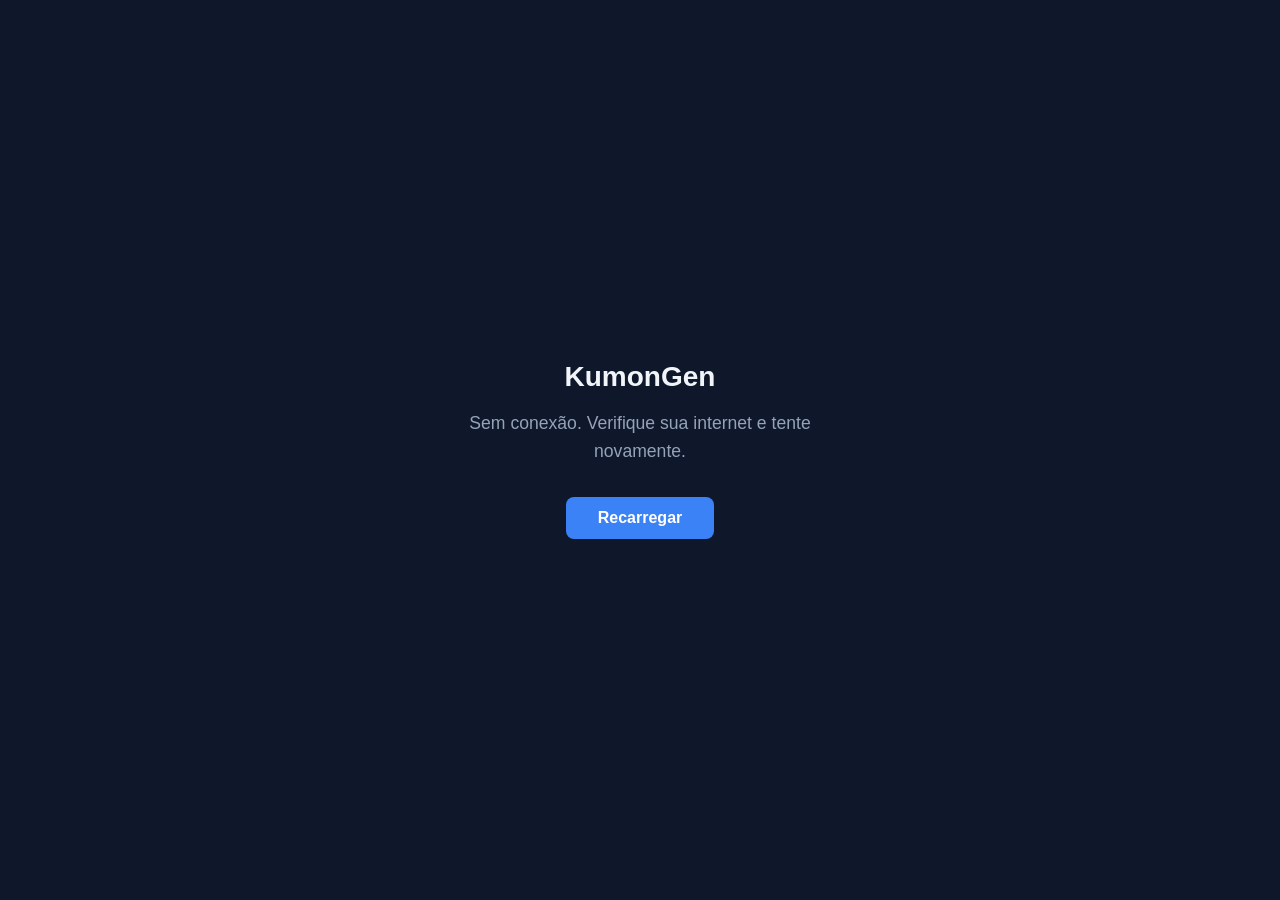
<file: offline.html>
<!DOCTYPE html>
<html lang="pt-BR">
<head>
  <meta charset="UTF-8">
  <meta name="viewport" content="width=device-width, initial-scale=1.0">
  <title>KumonGen — Sem Conexão</title>
  <style>
    * { margin: 0; padding: 0; box-sizing: border-box; }
    body {
      min-height: 100vh;
      display: flex;
      align-items: center;
      justify-content: center;
      background-color: #0f172a;
      color: #f1f5f9;
      font-family: -apple-system, BlinkMacSystemFont, 'Segoe UI', Roboto, sans-serif;
      text-align: center;
      padding: 2rem;
    }
    .container {
      max-width: 420px;
    }
    h1 {
      font-size: 1.75rem;
      font-weight: 700;
      margin-bottom: 1rem;
    }
    p {
      font-size: 1.1rem;
      color: #94a3b8;
      margin-bottom: 2rem;
      line-height: 1.6;
    }
    button {
      background-color: #3b82f6;
      color: #fff;
      border: none;
      padding: 0.75rem 2rem;
      font-size: 1rem;
      font-weight: 600;
      border-radius: 0.5rem;
      cursor: pointer;
      transition: background-color 0.2s;
    }
    button:hover {
      background-color: #2563eb;
    }
  </style>
</head>
<body>
  <div class="container">
    <h1>KumonGen</h1>
    <p>Sem conexão. Verifique sua internet e tente novamente.</p>
    <button onclick="location.reload()">Recarregar</button>
  </div>
</body>
</html>
</file>
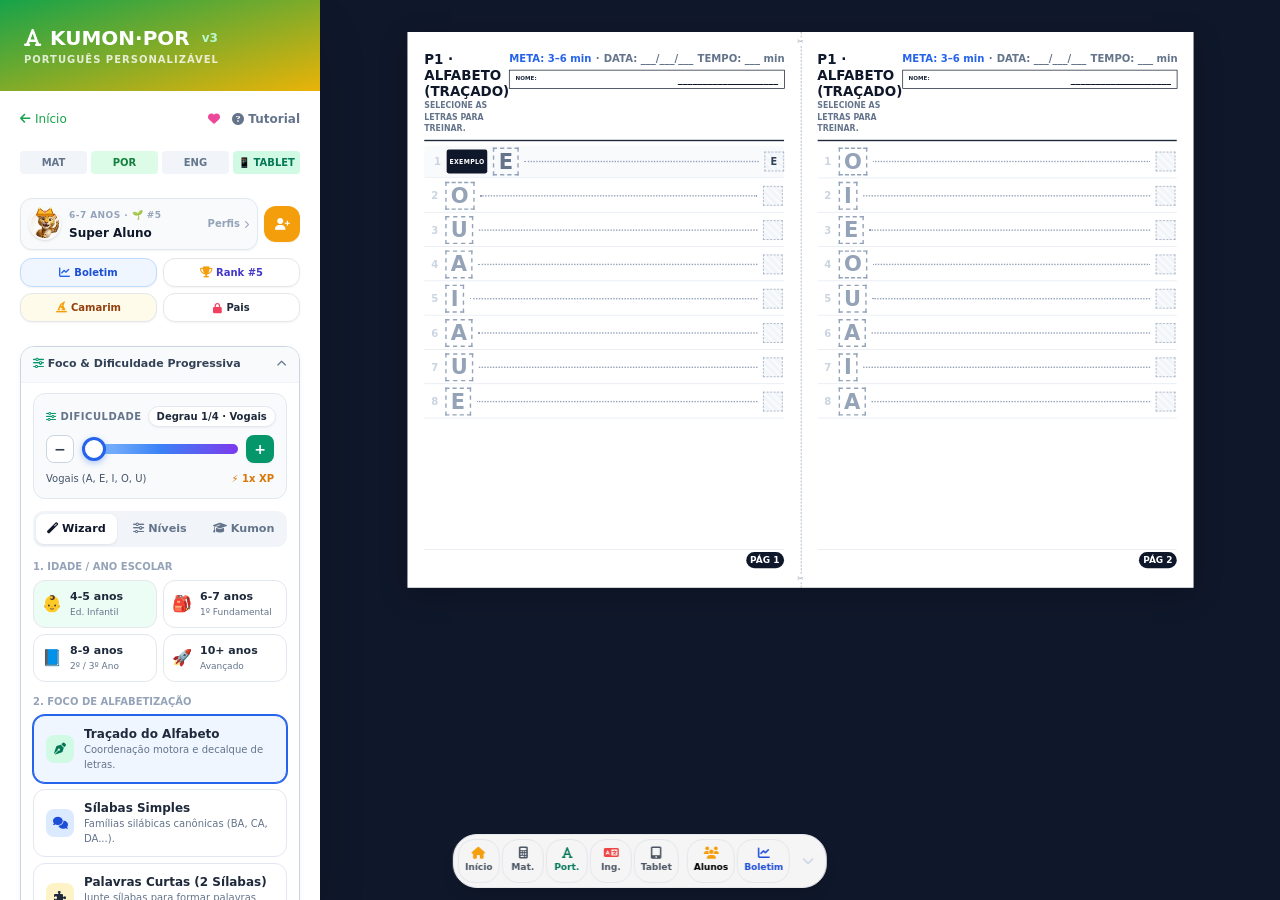
<file: portugues.html>
<!DOCTYPE html>
<html lang="pt-BR">
<head>
    <meta charset="UTF-8">
    <meta name="viewport" content="width=device-width, initial-scale=1.0, user-scalable=yes">
    <title>KumonGen · Português</title>
    <link rel="stylesheet" href="tailwind.min.css">
    <!-- Font Awesome 6.5.1 com SRI -->
    <link rel="stylesheet" href="https://cdnjs.cloudflare.com/ajax/libs/font-awesome/6.5.1/css/all.min.css" integrity="sha512-DTOQO9RWCH3ppGqcWaEA1BIZOC6xxalwEsw9c2QQeAIftl+Vegovlnee1c9QX4TctnWMn13TZye+giMm8e2LwA==" crossorigin="anonymous" referrerpolicy="no-referrer" />
    <link rel="icon" href="favicon.svg" type="image/svg+xml">
    <link rel="apple-touch-icon" href="apple-touch-icon.png">
    <link rel="manifest" href="manifest.json">
    <meta name="theme-color" content="#f9fafb">
    <meta name="mobile-web-app-capable" content="yes">
    <meta name="apple-mobile-web-app-capable" content="yes">
    <meta name="apple-mobile-web-app-status-bar-style" content="black-translucent">
    <meta name="apple-mobile-web-app-title" content="KumonGen">
    <meta name="description" content="KumonGen — Gerador gratuito de cadernos de exercícios personalizados de Português para crianças. Letras, sílabas e palavras em folhas A4.">
    <meta property="og:title" content="KumonGen · Português">
    <meta property="og:description" content="Gere cadernos de exercícios de Português personalizados para impressão.">
    <link rel="stylesheet" href="kumon.css">
</head>
<body class="bg-slate-900 font-sans antialiased h-screen flex flex-col md:flex-row">

<!-- SIDEBAR COM GRADIENTE VERDE-AMARELO -->
<aside class="no-print w-full md:w-80 bg-white shadow-2xl flex flex-col z-20 text-slate-800 overflow-y-auto">
    <div class="p-6 bg-gradient-to-br from-green-600 to-yellow-500 text-white">
        <h1 class="text-xl font-black flex items-center gap-2">
            <i class="fas fa-font"></i> KUMON·POR <span class="text-green-200 text-xs ml-1">v3</span>
        </h1>
        <p class="text-[10px] uppercase tracking-widest font-bold opacity-80">português personalizável</p>
    </div>

    <div class="flex-1 p-5 space-y-6">
        <!-- Link voltar -->
        <div class="flex items-center justify-between text-xs text-green-600">
            <a href="index.html" class="hover:underline flex items-center gap-1"><i class="fas fa-arrow-left"></i> Início</a>
            <div class="flex items-center gap-3">
                <a href="https://www.paypal.com/donate/?hosted_button_id=33K7CJ2EQELNU" target="_blank" rel="noopener noreferrer" class="text-pink-500 hover:text-pink-600 transition-colors" title="Apoie este projeto" aria-label="Apoie este projeto"><i class="fas fa-heart"></i></a>
                <button onclick="KumonGen_showTutorialModal()" class="hover:underline flex items-center gap-1 font-bold text-slate-500 hover:text-green-600"><i class="fas fa-question-circle"></i> Tutorial</button>
            </div>
        </div>
        <div class="flex gap-1 mt-2">
            <a href="matematica.html" class="flex-1 text-center text-[10px] font-bold py-1 rounded bg-slate-100 text-slate-500 hover:bg-blue-100 hover:text-blue-700 transition-colors">MAT</a>
            <span class="flex-1 text-center text-[10px] font-black py-1 rounded bg-green-100 text-green-700">POR</span>
            <a href="ingles.html" class="flex-1 text-center text-[10px] font-bold py-1 rounded bg-slate-100 text-slate-500 hover:bg-red-100 hover:text-red-700 transition-colors">ENG</a>
            <a href="tablet.html?subject=portugues" class="flex-1 text-center text-[10px] font-black py-1 rounded bg-emerald-100 text-emerald-700 hover:bg-emerald-200 transition-colors" title="Modo Tablet Interativo">📱 TABLET</a>
        </div>

        <!-- Seletor de Aluno Ativo -->
        <div id="studentSelectorWidget"></div>

        <!-- Gaveta 1 (Aberta): Foco, Nível & Slider de Dificuldade -->
        <details class="kumon-accordion" open>
            <summary>
                <span><i class="fas fa-sliders-h text-emerald-600 mr-1.5"></i> Foco & Dificuldade Progressiva</span>
                <i class="fas fa-chevron-down accordion-chevron"></i>
            </summary>
            <div class="kumon-accordion-body space-y-3">
                <!-- Slider Dinâmico Sincronizado com Tablet -->
                <div id="pcDifficultySliderContainer"></div>

                <!-- Tabs KumonGen 3.0 -->
                <div class="kumon-tabs">
                    <button id="tab-btn-wizard" class="kumon-tab-btn active" onclick="switchPorTab('wizard')">
                        <i class="fas fa-magic"></i> Wizard
                    </button>
                    <button id="tab-btn-personalizar" class="kumon-tab-btn" onclick="switchPorTab('personalizar')">
                        <i class="fas fa-sliders-h"></i> Níveis
                    </button>
                    <button id="tab-btn-pedagogia" class="kumon-tab-btn" onclick="switchPorTab('pedagogia')">
                        <i class="fas fa-graduation-cap"></i> Kumon
                    </button>
                </div>

                <!-- ABA 1: WIZARD RÁPIDO PARA PAIS -->
                <div id="panel-wizard" class="space-y-3">
                    <div>
                        <label class="text-[10px] font-black text-slate-400 uppercase block mb-1.5">1. Idade / Ano Escolar</label>
                        <div class="grid grid-cols-2 gap-1.5">
                            <button type="button" class="wizard-age-btn active p-2 rounded-xl border border-emerald-600 bg-emerald-50 hover:border-emerald-700 text-left transition flex items-center gap-2" onclick="selectPorWizardAge('age_4_5', this)">
                                <span class="text-base">👶</span>
                                <div class="min-w-0">
                                    <div class="text-[11px] font-bold text-slate-800 leading-tight">4-5 anos</div>
                                    <div class="text-[9px] text-slate-500 leading-tight">Ed. Infantil</div>
                                </div>
                            </button>
                            <button type="button" class="wizard-age-btn p-2 rounded-xl border border-slate-200 bg-white hover:border-slate-300 text-left transition flex items-center gap-2" onclick="selectPorWizardAge('age_6_7', this)">
                                <span class="text-base">🎒</span>
                                <div class="min-w-0">
                                    <div class="text-[11px] font-bold text-slate-800 leading-tight">6-7 anos</div>
                                    <div class="text-[9px] text-slate-500 leading-tight">1º Fundamental</div>
                                </div>
                            </button>
                            <button type="button" class="wizard-age-btn p-2 rounded-xl border border-slate-200 bg-white hover:border-slate-300 text-left transition flex items-center gap-2" onclick="selectPorWizardAge('age_8_9', this)">
                                <span class="text-base">📘</span>
                                <div class="min-w-0">
                                    <div class="text-[11px] font-bold text-slate-800 leading-tight">8-9 anos</div>
                                    <div class="text-[9px] text-slate-500 leading-tight">2º / 3º Ano</div>
                                </div>
                            </button>
                            <button type="button" class="wizard-age-btn p-2 rounded-xl border border-slate-200 bg-white hover:border-slate-300 text-left transition flex items-center gap-2" onclick="selectPorWizardAge('age_10_plus', this)">
                                <span class="text-base">🚀</span>
                                <div class="min-w-0">
                                    <div class="text-[11px] font-bold text-slate-800 leading-tight">10+ anos</div>
                                    <div class="text-[9px] text-slate-500 leading-tight">Avançado</div>
                                </div>
                            </button>
                        </div>
                    </div>

                    <div>
                        <label class="text-[10px] font-black text-slate-400 uppercase block mb-1.5">2. Foco de Alfabetização</label>
                        <div class="space-y-1.5">
                            <div class="kumon-wizard-card active" onclick="selectPorWizardGoal('p1', this)">
                                <div class="w-7 h-7 rounded-lg bg-emerald-100 text-emerald-700 flex items-center justify-center font-bold text-xs flex-shrink-0">
                                    <i class="fas fa-pen-nib"></i>
                                </div>
                                <div>
                                    <div class="font-bold text-xs text-slate-800">Traçado do Alfabeto</div>
                                    <div class="text-[10px] text-slate-500">Coordenação motora e decalque de letras.</div>
                                </div>
                            </div>

                            <div class="kumon-wizard-card" onclick="selectPorWizardGoal('p2', this)">
                                <div class="w-7 h-7 rounded-lg bg-blue-100 text-blue-700 flex items-center justify-center font-bold text-xs flex-shrink-0">
                                    <i class="fas fa-comments"></i>
                                </div>
                                <div>
                                    <div class="font-bold text-xs text-slate-800">Sílabas Simples</div>
                                    <div class="text-[10px] text-slate-500">Famílias silábicas canônicas (BA, CA, DA...).</div>
                                </div>
                            </div>

                            <div class="kumon-wizard-card" onclick="selectPorWizardGoal('p3', this)">
                                <div class="w-7 h-7 rounded-lg bg-amber-100 text-amber-700 flex items-center justify-center font-bold text-xs flex-shrink-0">
                                    <i class="fas fa-puzzle-piece"></i>
                                </div>
                                <div>
                                    <div class="font-bold text-xs text-slate-800">Palavras Curtas (2 Sílabas)</div>
                                    <div class="text-[10px] text-slate-500">Junte sílabas para formar palavras (BO+LA).</div>
                                </div>
                            </div>

                            <div class="kumon-wizard-card" onclick="selectPorWizardGoal('p4', this)">
                                <div class="w-7 h-7 rounded-lg bg-indigo-100 text-indigo-700 flex items-center justify-center font-bold text-xs flex-shrink-0">
                                    <i class="fas fa-book-reader"></i>
                                </div>
                                <div>
                                    <div class="font-bold text-xs text-slate-800">Palavras Médias (3-4 Sílabas)</div>
                                    <div class="text-[10px] text-slate-500">Ampliação de vocabulário e leitura fluida.</div>
                                </div>
                            </div>

                            <div class="kumon-wizard-card" onclick="selectPorWizardGoal('p5', this)">
                                <div class="w-7 h-7 rounded-lg bg-purple-100 text-purple-700 flex items-center justify-center font-bold text-xs flex-shrink-0">
                                    <i class="fas fa-layer-group"></i>
                                </div>
                                <div>
                                    <div class="font-bold text-xs text-slate-800">Sílabas Complexas</div>
                                    <div class="text-[10px] text-slate-500">Encontros consonantais (BRA, CRA, PLA...).</div>
                                </div>
                            </div>

                            <div class="kumon-wizard-card" onclick="selectPorWizardGoal('p6', this)">
                                <div class="w-7 h-7 rounded-lg bg-rose-100 text-rose-700 flex items-center justify-center font-bold text-xs flex-shrink-0">
                                    <i class="fas fa-link"></i>
                                </div>
                                <div>
                                    <div class="font-bold text-xs text-slate-800">Dígrafos</div>
                                    <div class="text-[10px] text-slate-500">Treino intensivo de CH, LH, NH, RR e SS.</div>
                                </div>
                            </div>
                        </div>
                    </div>

                    <div>
                        <label class="text-[10px] font-black text-slate-400 uppercase block mb-1.5">3. Ritmo da Rotina Diária</label>
                        <div class="grid grid-cols-3 gap-1.5 text-center">
                            <button type="button" class="wizard-pace-btn active p-2 rounded-xl border border-emerald-600 bg-emerald-50 text-emerald-800 text-[10px] font-bold" onclick="selectPorWizardPace(2, 8, this)">
                                <span class="block text-xs font-black">1 Folha</span>
                                10 min (Kumon)
                            </button>
                            <button type="button" class="wizard-pace-btn p-2 rounded-xl border border-slate-200 bg-white text-slate-600 text-[10px] font-bold" onclick="selectPorWizardPace(4, 8, this)">
                                <span class="block text-xs font-black">2 Folhas</span>
                                Treino duplo
                            </button>
                            <button type="button" class="wizard-pace-btn p-2 rounded-xl border border-slate-200 bg-white text-slate-600 text-[10px] font-bold" onclick="selectPorWizardPace(8, 8, this)">
                                <span class="block text-xs font-black">4 Folhas</span>
                                Semanal
                            </button>
                        </div>
                    </div>
                </div>

                <!-- ABA 2: PERSONALIZAÇÃO -->
                <div id="panel-personalizar" class="space-y-3 hidden">
                    <div>
                        <label class="text-[10px] font-black text-slate-400 uppercase block mb-2">nível (P1–P8)</label>
                        <div id="levelList" class="space-y-2 max-h-52 overflow-y-auto pr-1"></div>
                    </div>
                </div>

                <!-- ABA 3: PEDAGOGIA KUMON -->
                <div id="panel-pedagogia" class="space-y-3 hidden">
                    <div id="pedagogicalPanelContainer"></div>
                </div>
            </div>
        </details>

        <!-- Gaveta 2 (Recolhida): Folha, Zoom & Parâmetros Avançados -->
        <details id="advancedAccordion" class="kumon-accordion">
            <summary>
                <span><i class="fas fa-cog text-slate-500 mr-1.5"></i> Layout A4, Fonte Bastão & Avançado</span>
                <i class="fas fa-chevron-down accordion-chevron"></i>
            </summary>
            <div class="kumon-accordion-body space-y-3">
                <div class="bg-slate-50 p-3 rounded-xl space-y-2.5">
                    <div class="flex items-center justify-between">
                        <label for="linesPerPage" class="text-xs">linhas/página</label>
                        <select id="linesPerPage" class="border rounded px-2 py-1 text-xs">
                            <option value="6">6</option>
                            <option value="8" selected>8</option>
                            <option value="10">10</option>
                            <option value="12">12</option>
                        </select>
                    </div>
                    <div class="flex items-center justify-between">
                        <label for="pagesPerBook" class="text-xs">páginas/caderno</label>
                        <select id="pagesPerBook" class="border rounded px-2 py-1 text-xs">
                            <option value="2" selected>2 págs (1 folha)</option>
                            <option value="4">4 págs (2 folhas)</option>
                            <option value="6">6 págs (3 folhas)</option>
                            <option value="8">8 págs (4 folhas)</option>
                        </select>
                    </div>
                    <div class="flex items-center justify-between">
                        <span class="text-xs">zoom</span>
                        <div class="flex items-center gap-2">
                            <button onclick="adjustZoom(-0.1)" class="bg-white border w-6 h-6 rounded" aria-label="Diminuir zoom"><i class="fas fa-minus"></i></button>
                            <span id="zoomValue" class="text-xs font-mono w-12 text-center">70%</span>
                            <button onclick="adjustZoom(0.1)" class="bg-white border w-6 h-6 rounded" aria-label="Aumentar zoom"><i class="fas fa-plus"></i></button>
                        </div>
                    </div>
                    <div class="flex items-center justify-between pt-2 border-t border-slate-200">
                        <label for="fontBastaoCheckbox" class="text-xs font-semibold text-slate-700 flex items-center gap-1.5 cursor-pointer" title="Letra de imprensa maiúscula recomendada para Educação Infantil (BNCC EF01LP11)">
                            <i class="fas fa-font text-emerald-600"></i> Fonte Bastão (Caixa Alta)
                        </label>
                        <input type="checkbox" id="fontBastaoCheckbox" onchange="toggleFontBastaoSheet(this.checked)" class="w-4 h-4 text-emerald-600 rounded border-gray-300 cursor-pointer focus:ring-emerald-500">
                    </div>
                </div>
                <div>
                    <label class="text-[10px] font-black text-slate-400 uppercase block mb-1.5">parâmetros avançados</label>
                    <div id="paramPanel" class="bg-slate-50 p-3 rounded-xl min-h-[80px] text-xs"></div>
                </div>
            </div>
        </details>

        <!-- Gaveta 2b (Recolhida): Montagem de Papel, Reforço & Turma -->
        <details id="paperAssemblerAccordion" class="kumon-accordion">
            <summary>
                <span><i class="fas fa-print text-indigo-500 mr-1.5"></i> Montagem de Papel, Erros & Turma</span>
                <i class="fas fa-chevron-down accordion-chevron"></i>
            </summary>
            <div class="kumon-accordion-body">
                <div id="paperAssemblerContainer"></div>
            </div>
        </details>

        <!-- Gaveta 3 (Recolhida): Controle dos Pais & Progresso -->
        <details class="kumon-accordion">
            <summary>
                <span><i class="fas fa-user-shield text-amber-500 mr-1.5"></i> Controle dos Pais & Histórico</span>
                <i class="fas fa-chevron-down accordion-chevron"></i>
            </summary>
            <div class="kumon-accordion-body">
                <div id="scoreboardWidget"></div>
            </div>
        </details>

        <!-- Ações -->
        <div class="border-t border-slate-100 pt-4 space-y-2">
            <button onclick="refreshPreview()" class="w-full flex items-center justify-center gap-2 bg-green-600 text-white p-3 rounded-xl hover:bg-green-700 font-bold text-sm shadow">
                <i class="fas fa-sync-alt"></i> atualizar preview
            </button>
            <div class="grid grid-cols-2 gap-2">
                <button onclick="printSheet()" class="w-full flex items-center justify-center gap-2 bg-slate-800 hover:bg-slate-900 text-white p-3.5 rounded-xl shadow font-black text-xs transition-transform transform active:scale-95" title="Imprimir diretamente no navegador (Ctrl+P)">
                    <i class="fas fa-print"></i> IMPRIMIR
                </button>
                <button onclick="generatePDF()" class="w-full flex items-center justify-center gap-2 bg-yellow-600 text-slate-900 p-3.5 rounded-xl hover:bg-yellow-700 shadow-lg font-black text-xs">
                    <i class="fas fa-file-pdf"></i> BAIXAR PDF
                </button>
            </div>
            <button onclick="generateWeeklyPackagePDF()" class="w-full flex items-center justify-center gap-2 bg-gradient-to-r from-amber-500 to-yellow-500 hover:from-amber-600 hover:to-yellow-600 text-slate-900 p-3.5 rounded-xl shadow font-black text-xs transition-transform transform active:scale-95">
                <i class="fas fa-calendar-week text-slate-900"></i> PACOTE SEMANAL (5 DIAS EM 1 PDF)
            </button>
            <a id="porPracticeTabletBtn" href="tablet.html?subject=portugues" class="w-full flex items-center justify-center gap-2 bg-emerald-50 border-2 border-emerald-200 text-emerald-700 p-3 rounded-xl hover:bg-emerald-100 font-bold text-xs shadow-sm transition-colors">
                <i class="fas fa-tablet-alt text-emerald-500"></i> Praticar este nível no Tablet
            </a>
        </div>
        <div class="text-center text-[8px] text-slate-400 pt-4 border-t border-slate-100">
            By Dr. Dario Hart — Free Use 2026
        </div>
    </div>
</aside>

<!-- Botão mobile para scroll até o preview -->
<div class="md:hidden no-print sticky top-0 z-10 bg-slate-800/90 backdrop-blur-sm p-2 text-center">
    <button onclick="document.getElementById('previewContainer').scrollIntoView({behavior:'smooth'})" class="text-xs text-slate-300 hover:text-white font-bold py-1 px-4 rounded-full bg-slate-700 hover:bg-slate-600 transition-colors">
        <i class="fas fa-eye"></i> Ver Preview ↓
    </button>
</div>

<!-- PREVIEW (A4 paisagem) -->
<main class="flex-1 overflow-auto bg-[#0F172A] flex items-start justify-center p-8" id="previewContainer">
    <div id="zoomContainer" class="transition-transform duration-200 origin-top" style="transform:scale(0.7)">
        <div id="a4-sheet" class="bg-white shadow-2xl flex relative">
            <div class="dashed-center-line"></div>
            <div id="pageLeft" class="page page-left"></div>
            <div id="pageRight" class="page"></div>
        </div>
    </div>
</main>

<!-- Scripts -->
<script src="progression-engine.js?v=4.6.1"></script>
<script src="student-profiles.js?v=4.6.1"></script>
<script src="avatar-wardrobe.js?v=3.9.0"></script>
<script src="parent-guide.js?v=4.3.0"></script>
<script src="gerador.js?v=4.6.1"></script>
<script src="vocabulary-engine.js?v=4.6.1"></script>
<script src="portugues.js?v=4.6.1"></script>
<script src="nav-dock.js?v=3.9.0"></script>
<script>
    window.addEventListener('resize', KumonGen.adjustPreviewScale);
    window.addEventListener('load', KumonGen.adjustPreviewScale);
    document.addEventListener('DOMContentLoaded', KumonGen.adjustPreviewScale);

    // Service Worker
    if ('serviceWorker' in navigator) {
      window.addEventListener('load', () => {
        navigator.serviceWorker.register('./sw.js')
          .then(reg => {
            console.log('[KumonGen] SW registrado:', reg.scope);
            reg.update();
          })
          .catch(err => console.error('[KumonGen] SW falhou:', err));
      });
    }
</script>
</body>
</html>
</file>
<file: kumon.css>
/* kumon.css — Estilos compartilhados do KumonGen (A4, exercícios, sidebar, responsivo) */

/* ===========================================
   MASCOT THEME SYSTEM — CSS Custom Properties
   Paletas dinâmicas por mascote ativo.
   Jade(jaguar)=Amarelo, Capi(capivara)=Laranja,
   Finho(golfinho)=Azul, Lango(calango)=Verde.
   =========================================== */
:root,
body.theme-jaguar {
  --accent: #d97706;
  --accent-dark: #92400e;
  --accent-light: #fef3c7;
  --accent-bg: #fffbeb;
  --accent-rgb: 217, 119, 6;
  --accent-ring-from: #fbbf24;
  --accent-ring-to: #fde68a;
  --header-bg: #ffffff;
  --header-border: #e5e7eb;
  --body-bg: #f9fafb;
  --body-bg-tint: #fffbeb;
  --text-primary: #1f2937;
  --text-secondary: #6b7280;
  --text-muted: #9ca3af;
  --card-bg: #ffffff;
  --card-border: #e5e7eb;
  --keypad-bg: #92400e;
  --keypad-hover: #78350f;
  --keypad-text: #ffffff;
  --keypad-border: rgba(255,255,255,0.18);
  --keypad-active-bg: var(--accent);
  --badge-bg: rgba(217, 119, 6, 0.12);
  --badge-border: rgba(217, 119, 6, 0.3);
  --badge-text: #92400e;
  --progress-bar: var(--accent);
  --modal-overlay: rgba(0, 0, 0, 0.45);
  --modal-bg: #ffffff;
  --modal-border: #e5e7eb;
  --btn-secondary-bg: #f3f4f6;
  --btn-secondary-text: #374151;
  --btn-secondary-border: #d1d5db;
  --confirm-bg: #059669;
  --confirm-text: #ffffff;
}

body.theme-capivara {
  --accent: #ea580c;
  --accent-dark: #9a3412;
  --accent-light: #fed7aa;
  --accent-bg: #fff7ed;
  --accent-rgb: 234, 88, 12;
  --accent-ring-from: #f97316;
  --accent-ring-to: #fdba74;
  --body-bg-tint: #fff7ed;
  --keypad-bg: #9a3412;
  --keypad-hover: #7c2d12;
  --keypad-active-bg: var(--accent);
  --badge-bg: rgba(234, 88, 12, 0.12);
  --badge-border: rgba(234, 88, 12, 0.3);
  --badge-text: #9a3412;
}

body.theme-golfinho {
  --accent: #2563eb;
  --accent-dark: #1e3a5f;
  --accent-light: #dbeafe;
  --accent-bg: #eff6ff;
  --accent-rgb: 37, 99, 235;
  --accent-ring-from: #3b82f6;
  --accent-ring-to: #93c5fd;
  --body-bg-tint: #eff6ff;
  --keypad-bg: #1e3a5f;
  --keypad-hover: #1e3050;
  --keypad-active-bg: var(--accent);
  --badge-bg: rgba(37, 99, 235, 0.12);
  --badge-border: rgba(37, 99, 235, 0.3);
  --badge-text: #1e3a5f;
}

body.theme-calango {
  --accent: #059669;
  --accent-dark: #064e3b;
  --accent-light: #d1fae5;
  --accent-bg: #ecfdf5;
  --accent-rgb: 5, 150, 105;
  --accent-ring-from: #10b981;
  --accent-ring-to: #6ee7b7;
  --body-bg-tint: #ecfdf5;
  --keypad-bg: #064e3b;
  --keypad-hover: #053f30;
  --keypad-active-bg: var(--accent);
  --badge-bg: rgba(5, 150, 105, 0.12);
  --badge-border: rgba(5, 150, 105, 0.3);
  --badge-text: #064e3b;
}

/* Utilitários do tema */
.theme-accent-bg { background-color: var(--accent) !important; }
.theme-accent-text { color: var(--accent) !important; }
.theme-accent-dark-text { color: var(--accent-dark) !important; }
.theme-accent-border { border-color: var(--accent) !important; }
.theme-body-bg { background-color: var(--body-bg) !important; }
.theme-card { background-color: var(--card-bg); border: 1px solid var(--card-border); }
.theme-header {
  background-color: var(--header-bg);
  border-bottom: 1px solid var(--header-border);
}
.theme-badge {
  background-color: var(--badge-bg);
  border: 1px solid var(--badge-border);
  color: var(--badge-text);
}
.theme-ring {
  background: linear-gradient(135deg, var(--accent-ring-from), var(--accent-ring-to));
}
.theme-keypad-btn {
  background-color: var(--keypad-bg);
  color: var(--keypad-text);
  border: 1px solid var(--keypad-border);
}
.theme-keypad-btn:hover {
  background-color: var(--keypad-hover);
}
.theme-keypad-btn:active {
  background-color: var(--keypad-active-bg);
  transform: scale(0.92);
  box-shadow: 0 0 12px rgba(var(--accent-rgb), 0.5);
}
.theme-modal-overlay {
  background: var(--modal-overlay);
  backdrop-filter: blur(6px);
  -webkit-backdrop-filter: blur(6px);
}
.theme-modal {
  background: var(--modal-bg);
  border: 1px solid var(--modal-border);
  color: var(--text-primary);
}
.theme-btn-secondary {
  background: var(--btn-secondary-bg);
  color: var(--btn-secondary-text);
  border: 1px solid var(--btn-secondary-border);
}

/* ===========================================
   CLASSES TAILWIND FALTANTES NO BUILD COMPILADO
   (tailwind.min.css é um build mínimo pré-compilado)
   =========================================== */
.hidden { display: none !important; }
.z-40 { z-index: 40; }
.z-50 { z-index: 50; }
.pointer-events-none { pointer-events: none; }
.animate-pulse {
    animation: kumon-pulse 2s cubic-bezier(0.4, 0, 0.6, 1) infinite;
}
@keyframes kumon-pulse {
    0%, 100% { opacity: 1; }
    50% { opacity: .5; }
}
@keyframes kumon-bounce-subtle {
    0%, 100% { transform: translateY(0); }
    50% { transform: translateY(-4px); }
}
.animate-bounce-subtle {
    animation: kumon-bounce-subtle 2s ease-in-out infinite;
}
.opacity-30 { opacity: 0.3; }
.opacity-40 { opacity: 0.4; }

/* Classes de cor usadas nos exercícios que faltam no tailwind.min.css compilado */
.bg-amber-100 { background-color: #fef3c7; }
.bg-amber-500 { background-color: #f59e0b; }
.bg-amber-50 { background-color: #fffbeb; }
.bg-emerald-100 { background-color: #d1fae5; }
.bg-emerald-200 { background-color: #a7f3d0; }
.bg-emerald-50 { background-color: #ecfdf5; }
.bg-indigo-100 { background-color: #e0e7ff; }
.bg-indigo-200 { background-color: #c7d2fe; }
.bg-purple-100 { background-color: #f3e8ff; }
.bg-purple-200 { background-color: #e9d5ff; }
.bg-orange-100 { background-color: #ffedd5; }
.bg-orange-500 { background-color: #f97316; }
.bg-orange-50 { background-color: #fff7ed; }
.text-emerald-700 { color: #047857; }
.text-emerald-800 { color: #065f46; }
.text-indigo-700 { color: #4338ca; }
.text-purple-700 { color: #7c3aed; }
.text-orange-600 { color: #ea580c; }
.border-amber-300 { border-color: #fcd34d; }
.border-amber-400 { border-color: #fbbf24; }
.border-amber-500 { border-color: #f59e0b; }
.border-emerald-300 { border-color: #6ee7b7; }
.border-emerald-400 { border-color: #34d399; }
.border-indigo-400 { border-color: #818cf8; }
.border-purple-400 { border-color: #a78bfa; }
.border-orange-200 { border-color: #fed7aa; }
.hover\:bg-emerald-50:hover { background-color: #ecfdf5; }
.hover\:bg-emerald-200:hover { background-color: #a7f3d0; }
.hover\:bg-indigo-200:hover { background-color: #c7d2fe; }
.hover\:bg-purple-200:hover { background-color: #e9d5ff; }

/* Cores do tema claro usadas nos cards e botões */
.bg-gray-50 { background-color: #f9fafb; }
.bg-gray-100 { background-color: #f3f4f6; }
.bg-gray-200 { background-color: #e5e7eb; }
.hover\:bg-gray-50:hover { background-color: #f9fafb; }
.hover\:bg-gray-100:hover { background-color: #f3f4f6; }
.hover\:bg-gray-200:hover { background-color: #e5e7eb; }
.bg-white\/95 { background-color: rgba(255,255,255,0.95); }
.text-gray-400 { color: #9ca3af; }
.text-gray-500 { color: #6b7280; }
.text-gray-600 { color: #4b5563; }
.text-gray-700 { color: #374151; }
.text-gray-800 { color: #1f2937; }
.text-gray-900 { color: #111827; }
.border-gray-100 { border-color: #f3f4f6; }
.border-gray-200 { border-color: #e5e7eb; }
.border-gray-300 { border-color: #d1d5db; }
.hover\:border-gray-300:hover { border-color: #d1d5db; }
.hover\:text-gray-800:hover { color: #1f2937; }
.hover\:text-gray-900:hover { color: #111827; }
.hover\:shadow-lg:hover { box-shadow: 0 10px 15px -3px rgba(0,0,0,.1), 0 4px 6px -4px rgba(0,0,0,.1); }

/* Cores de destaque blue */
.bg-blue-50 { background-color: #eff6ff; }
.hover\:bg-blue-50:hover { background-color: #eff6ff; }
.border-blue-200 { border-color: #bfdbfe; }
.border-blue-400 { border-color: #60a5fa; }
.hover\:border-blue-400:hover { border-color: #60a5fa; }
.text-blue-700 { color: #1d4ed8; }
.hover\:border-indigo-300:hover { border-color: #a5b4fc; }
.text-rose-500 { color: #f43f5e; }
.hover\:text-rose-400:hover { color: #fb7185; }
.w-4 { width: 1rem; }
.h-4 { height: 1rem; }
.w-5 { width: 1.25rem; }
.h-5 { height: 1.25rem; }
.w-6 { width: 1.5rem; }
.h-6 { height: 1.5rem; }
.w-7 { width: 1.75rem; }
.h-7 { height: 1.75rem; }
.w-8 { width: 2rem; }
.h-8 { height: 2rem; }
.w-10 { width: 2.5rem; }
.h-10 { height: 2.5rem; }
.w-12 { width: 3rem; }
.h-12 { height: 3rem; }
.w-14 { width: 3.5rem; }
.h-14 { height: 3.5rem; }
.w-16 { width: 4rem; }
.h-16 { height: 4rem; }
.w-20 { width: 5rem; }
.h-20 { height: 5rem; }
@media (min-width: 768px) {
    .md\:w-20 { width: 5rem; }
    .md\:h-20 { height: 5rem; }
}

/* Global Nav Dock positioning fix */
#kumonGlobalNavDock {
    position: fixed;
    bottom: 14px;
    left: 50%;
    transform: translateX(-50%);
    z-index: 40;
}

/* ===== PREVIEW A4 LANDSCAPE ===== */
#a4-sheet {
    background: white;
    box-shadow: 0 10px 40px rgba(0,0,0,0.2);
    width: 1123px;
    height: 794px;
    padding: 0;
    box-sizing: border-box;
    position: relative;
    display: flex;
    overflow: hidden;
}

@page {
    size: A4 landscape;
    margin: 0mm;
}

#kumon-print-spool {
    display: none;
}

@media print {
    html, body {
        width: 297mm !important;
        height: auto !important;
        margin: 0 !important;
        padding: 0 !important;
        background: #ffffff !important;
        overflow: visible !important;
        -webkit-print-color-adjust: exact !important;
        print-color-adjust: exact !important;
    }
    
    /* Oculta interface e elementos não imprimíveis */
    aside, nav, #nav-dock, #kumonGlobalNavDock, .no-print,
    #print-tip-toast, #pdf-success-toast, #pdf-weekly-toast,
    #kumonParentPinModal, #kumonParentPasswordModal, #kumonTutorialModal, #kumonInlineEditModal, #kumonProfileModal,
    #studentProfileManagerModal {
        display: none !important;
    }

    body.kumon-multiprint-active main,
    body.kumon-multiprint-active #previewContainer {
        display: none !important;
    }

    body.kumon-multiprint-active #kumon-print-spool {
        display: block !important;
        width: 297mm !important;
        margin: 0 !important;
        padding: 0 !important;
        background: #ffffff !important;
    }

    .kumon-print-sheet {
        background: #ffffff !important;
        width: 297mm !important;
        height: 210mm !important;
        display: flex !important;
        position: relative !important;
        overflow: hidden !important;
        margin: 0 auto !important;
        padding: 0 !important;
        box-sizing: border-box !important;
        page-break-after: always !important;
        break-after: page !important;
        page-break-inside: avoid !important;
        break-inside: avoid !important;
    }

    .kumon-print-sheet:last-child {
        page-break-after: auto !important;
        break-after: auto !important;
    }

    /* Container de preview adaptado caso imprima sem spool */
    main, #previewContainer {
        padding: 0 !important;
        margin: 0 !important;
        background: transparent !important;
        width: 297mm !important;
        height: 210mm !important;
        display: flex !important;
        align-items: center !important;
        justify-content: center !important;
        overflow: hidden !important;
    }

    #zoomContainer {
        transform: none !important;
        width: 297mm !important;
        height: 210mm !important;
        margin: 0 !important;
        padding: 0 !important;
    }

    #a4-sheet {
        box-shadow: none !important;
        border: none !important;
        margin: 0 auto !important;
        width: 297mm !important;
        height: 210mm !important;
        max-width: 297mm !important;
        max-height: 210mm !important;
        page-break-after: avoid !important;
        page-break-inside: avoid !important;
    }
}

.dashed-center-line {
    position: absolute;
    left: 50%;
    top: 0;
    bottom: 0;
    border-left: 1.5px dashed #94a3b8;
    pointer-events: none;
    z-index: 10;
}

.dashed-center-line::before {
    content: "✂";
    position: absolute;
    top: 8px;
    left: -6.5px;
    font-size: 11px;
    color: #94a3b8;
    background: #ffffff;
    padding: 0 1px;
    line-height: 1;
}

.dashed-center-line::after {
    content: "✂";
    position: absolute;
    bottom: 8px;
    left: -6.5px;
    font-size: 11px;
    color: #94a3b8;
    background: #ffffff;
    padding: 0 1px;
    line-height: 1;
}

/* ===== PÁGINAS (esquerda/direita) ===== */
.page {
    width: 50%;
    height: 100%;
    display: flex;
    flex-direction: column;
    padding: 28px 24px;
    box-sizing: border-box;
}

.page-left {
    border-right: none;
}

/* ===== CABEÇALHO DA PÁGINA ===== */
.page-header {
    display: flex;
    justify-content: space-between;
    align-items: start;
    border-bottom: 2px solid #1e293b;
    padding-bottom: 7px;
    margin-bottom: 7px;
    font-size: 0.9rem;
    flex-shrink: 0;
}

.page-header h3 {
    font-size: 1.2rem;
    font-weight: 900;
    line-height: 1.2;
    text-transform: uppercase;
    color: #0f172a;
    margin: 0;
}

.page-header p {
    font-size: 0.7rem;
    font-weight: 700;
    color: #64748b;
    text-transform: uppercase;
    max-width: 210px;
    margin: 0;
}

/* ===== GRID DE EXERCÍCIOS ===== */
.exercise-grid {
    flex: 1;
    display: flex;
    flex-direction: column;
    gap: 3px;
    overflow: visible;
}

.exercise-row {
    display: flex;
    align-items: center;
    gap: 8px;
    border-bottom: 1px solid #e2e8f0;
    padding: 2px 0 3px 0;
    min-height: 32px;
    box-sizing: border-box;
}

.exercise-number {
    font-size: 0.9rem;
    font-weight: 900;
    color: #cbd5e1;
    width: 20px;
    text-align: right;
    line-height: 32px;
    flex-shrink: 0;
}

.exercise-content {
    flex: 1;
    display: flex;
    align-items: center;
    flex-wrap: wrap;
    gap: 4px;
    line-height: 32px;
    font-size: 1.1rem;
}

/* ===== RODAPÉ DA PÁGINA ===== */
.page-footer {
    border-top: 1px solid #e2e8f0;
    margin-top: 3px;
    padding-top: 3px;
    display: flex;
    justify-content: flex-end;
    font-size: 0.8rem;
    flex-shrink: 0;
}

.page-footer span {
    background-color: #0f172a;
    color: white;
    padding: 2px 6px;
    border-radius: 9999px;
    font-weight: 700;
}

/* ===== ELEMENTOS DOS EXERCÍCIOS ===== */
.answer-line {
    border-bottom: 2px solid #1e293b;
    min-width: 40px;
    height: 20px;
    display: inline-block;
    vertical-align: middle;
}

.trace-cell {
    border: 1px dashed #94a3b8;
    background: repeating-linear-gradient(45deg, #f8fafc, #f8fafc 4px, #f1f5f9 4px, #f1f5f9 8px);
    width: 28px;
    height: 28px;
}

.circle-placeholder {
    width: 16px;
    height: 16px;
    background-color: #fef08a;
    border: 1.5px solid #d97706;
    border-radius: 9999px;
    display: inline-block;
    margin-right: 3px;
    vertical-align: middle;
}

.tens-block {
    display: inline-block;
    width: 14px;
    height: 14px;
    border: 1px solid #94a3b8;
}
.tens-block.blue { background-color: #bfdbfe; }
.tens-block.yellow { background-color: #fef08a; }

/* ===== KUMON 3.0: WORKED EXAMPLE (EXEMPLO RESOLVIDO) ===== */
.exercise-example {
    background-color: #f8fafc;
    border-radius: 4px;
    padding-left: 4px;
    position: relative;
}

.example-badge {
    font-size: 0.55rem;
    font-weight: 800;
    text-transform: uppercase;
    background: #0f172a;
    color: #ffffff;
    padding: 1px 4px;
    border-radius: 3px;
    margin-right: 4px;
    display: inline-block;
    vertical-align: middle;
    letter-spacing: 0.5px;
}

.example-answer {
    font-weight: 700;
    color: #64748b;
    border-bottom: 2px dashed #94a3b8 !important;
    padding: 0 4px;
    font-style: normal;
    display: inline-block;
}

/* ===== KUMON 3.0: WYSIWYG INLINE EDIT ===== */
.exercise-editable {
    cursor: pointer;
    transition: background-color 0.15s ease, box-shadow 0.15s ease;
    border-radius: 4px;
    padding: 0 2px;
}

.exercise-editable:hover {
    background-color: #f1f5f9;
    box-shadow: 0 0 0 1px #94a3b8;
}

.inline-edit-input {
    font-family: inherit;
    font-size: 1rem;
    font-weight: 700;
    color: #0f172a;
    background: #ffffff;
    border: 2px solid #2563eb;
    border-radius: 4px;
    padding: 1px 4px;
    width: 60px;
    outline: none;
    box-shadow: 0 2px 4px rgba(0,0,0,0.1);
}

/* ===== KUMON 3.0: FOLHA DE GABARITO (ANSWER KEY) ===== */
.answer-key-sheet {
    background: white;
    box-shadow: 0 10px 40px rgba(0,0,0,0.2);
    width: 1123px;
    height: 794px;
    padding: 24px;
    box-sizing: border-box;
    display: flex;
    flex-direction: column;
}

.answer-key-header {
    border-bottom: 2px solid #0f172a;
    padding-bottom: 8px;
    margin-bottom: 12px;
    display: flex;
    justify-content: space-between;
    align-items: center;
}

.answer-key-grid {
    display: grid;
    grid-template-columns: repeat(4, 1fr);
    gap: 16px;
    flex: 1;
}

.answer-key-card {
    background: #f8fafc;
    border: 1px solid #e2e8f0;
    border-radius: 8px;
    padding: 10px;
    font-size: 0.75rem;
}

.answer-key-list {
    margin-top: 6px;
    display: flex;
    flex-direction: column;
    gap: 4px;
}

.answer-key-item {
    display: flex;
    justify-content: space-between;
    border-bottom: 1px dotted #cbd5e1;
    padding-bottom: 2px;
}

/* ===== KUMON 3.0: ABAS DA SIDEBAR ===== */
.kumon-tabs {
    display: flex;
    background: #f1f5f9;
    border-radius: 10px;
    padding: 3px;
    gap: 3px;
    margin-bottom: 14px;
}

.kumon-tab-btn {
    flex: 1;
    text-align: center;
    font-size: 0.7rem;
    font-weight: 700;
    padding: 7px 4px;
    border-radius: 8px;
    color: #64748b;
    border: none;
    background: transparent;
    cursor: pointer;
    transition: all 0.15s ease;
}

.kumon-tab-btn:hover {
    color: #0f172a;
}

.kumon-tab-btn.active {
    background: #ffffff;
    color: #0f172a;
    box-shadow: 0 1px 3px rgba(0,0,0,0.08);
}

.kumon-wizard-card {
    background: #ffffff;
    border: 1.5px solid #e2e8f0;
    border-radius: 12px;
    padding: 10px 12px;
    cursor: pointer;
    transition: all 0.15s ease;
    text-align: left;
    display: flex;
    align-items: center;
    gap: 10px;
}

.kumon-wizard-card:hover {
    border-color: #3b82f6;
    background: #f8fafc;
    transform: translateY(-1px);
}

.kumon-wizard-card.active {
    border-color: #2563eb;
    background: #eff6ff;
    box-shadow: 0 0 0 1px #2563eb;
}


/* ===== SIDEBAR: CONTROLES E PARÂMETROS ===== */
.param-control {
    display: flex;
    flex-direction: column;
    gap: 12px;
    background: #f8fafc;
    padding: 12px;
    border-radius: 8px;
    margin-top: 4px;
    width: 100%;
    box-sizing: border-box;
}

.param-row {
    display: flex;
    flex-direction: column;
    align-items: stretch;
    gap: 4px;
    font-size: 0.75rem;
}

.param-row label {
    font-weight: 500;
    margin-bottom: 2px;
}

.param-row input,
.param-row select {
    width: 100%;
    padding: 6px 8px;
    border: 1px solid #cbd5e1;
    border-radius: 4px;
    box-sizing: border-box;
}

.flex-row-params {
    display: flex;
    flex-direction: column;
    gap: 8px;
}

.button-group {
    display: flex;
    flex-wrap: wrap;
    gap: 8px;
    margin-top: 8px;
}

.button-group button {
    flex: 1 1 auto;
    padding: 6px 8px;
    font-size: 0.7rem;
    background-color: #e2e8f0;
    border: none;
    border-radius: 4px;
    cursor: pointer;
    transition: background-color 0.2s;
}

.button-group button:hover {
    background-color: #cbd5e1;
}

#wordListContainer {
    max-height: 200px;
    overflow-y: auto;
    border: 1px solid #e2e8f0;
    border-radius: 4px;
    padding: 8px;
    background: white;
}

/* Sidebar */
aside {
    width: 100%;
    max-width: 320px;
    height: 100vh;
    overflow-y: auto;
    overflow-x: hidden;
    box-sizing: border-box;
}

aside .flex-row-params {
    flex-direction: column !important;
    align-items: stretch !important;
}

aside #paramPanel,
aside .kumon-accordion-body,
aside .param-control {
    min-width: 0;
    max-width: 100%;
    box-sizing: border-box;
}

aside #paramPanel:has(.vocab-manager-root) {
    padding: 0 !important;
    background: transparent !important;
}

/* ===== RESPONSIVO: MOBILE ===== */
@media (max-width: 768px) {
    body {
        flex-direction: column;
        overflow-y: auto;
    }
    aside {
        max-width: 100%;
        height: auto;
        position: static;
    }
    main#previewContainer {
        padding: 12px 8px 80px 8px !important;
        min-height: 300px;
        overflow-x: hidden !important;
        justify-content: flex-start !important;
    }
}

/* ===== RESPONSIVO: DESKTOP ===== */
@media (min-width: 640px) {
    .flex-row-params {
        flex-direction: row;
        align-items: center;
    }
    .param-row {
        flex-direction: row;
        align-items: center;
        justify-content: space-between;
    }
    .param-row input,
    .param-row select {
        width: auto;
        min-width: 80px;
    }
}

/* ===== ANIMAÇÕES ===== */
@keyframes bounceSubtle {
    0%, 100% { transform: translateY(0); }
    50% { transform: translateY(-4px); }
}
.animate-bounce-subtle {
    animation: bounceSubtle 4s ease-in-out infinite;
}

/* Focus ring acessível */
:focus-visible {
    outline: 2px solid #6366f1;
    outline-offset: 2px;
    border-radius: 4px;
}

/* Touch-First Level Picker & Nav Dock */
#openLevelPickerBtn {
    min-height: 40px;
    padding: 6px 14px;
    display: inline-flex;
    align-items: center;
}

/* ============================================================
   BOTÕES HERO DE ÁUDIO & TREINO AUDITIVO INFANTIL
   ============================================================ */
.grid-cols-2 {
    display: grid !important;
    grid-template-columns: repeat(2, minmax(0, 1fr)) !important;
}

.btn-speech-hero {
    display: inline-flex !important;
    align-items: center !important;
    justify-content: center !important;
    gap: 0.625rem !important;
    padding: 0.75rem 1.5rem !important;
    border-radius: 1rem !important;
    font-weight: 900 !important;
    font-size: 1rem !important;
    color: #ffffff !important;
    box-shadow: 0 4px 10px rgba(0, 0, 0, 0.12) !important;
    cursor: pointer !important;
    transition: all 0.2s ease !important;
    border: none !important;
    outline: none !important;
    user-select: none !important;
    -webkit-tap-highlight-color: transparent !important;
}
.btn-speech-hero:active {
    transform: scale(0.96) !important;
}
.btn-speech-emerald {
    background: linear-gradient(135deg, #059669 0%, #0d9488 100%) !important;
}
.btn-speech-emerald:hover {
    background: linear-gradient(135deg, #047857 0%, #0f766e 100%) !important;
}
.btn-speech-blue {
    background: linear-gradient(135deg, #2563eb 0%, #4f46e5 100%) !important;
}
.btn-speech-blue:hover {
    background: linear-gradient(135deg, #1d4ed8 0%, #4338ca 100%) !important;
}
.btn-speech-indigo {
    background: linear-gradient(135deg, #4f46e5 0%, #7c3aed 100%) !important;
}
.btn-speech-indigo:hover {
    background: linear-gradient(135deg, #4338ca 0%, #6d28d9 100%) !important;
}
.btn-speech-purple {
    background: linear-gradient(135deg, #7c3aed 0%, #db2777 100%) !important;
}
.btn-speech-purple:hover {
    background: linear-gradient(135deg, #6d28d9 0%, #be185d 100%) !important;
}
.btn-speech-badge {
    font-size: 0.7rem !important;
    background-color: rgba(255, 255, 255, 0.25) !important;
    color: #ffffff !important;
    padding: 0.15rem 0.6rem !important;
    border-radius: 9999px !important;
    font-weight: 800 !important;
    letter-spacing: 0.03em !important;
    display: inline-flex !important;
    align-items: center !important;
    gap: 0.25rem !important;
}

/* ============================================================
   KUMON 4.2: WIZARD RESPONSIVO ANTI-ESTOURO & TOUCH FIRST
   ============================================================ */
.wizard-card-modal {
    max-height: min(88vh, 660px) !important;
    display: flex !important;
    flex-direction: column !important;
    width: 100% !important;
    max-width: 36rem !important;
    border-radius: 1.5rem !important;
    box-shadow: 0 25px 50px -12px rgba(0, 0, 0, 0.25) !important;
    overflow: hidden !important;
    margin: auto !important;
    position: relative !important;
}

.wizard-level-grid {
    display: grid !important;
    grid-template-columns: repeat(2, minmax(0, 1fr)) !important;
    gap: 8px !important;
    padding: 2px !important;
}

@media (max-width: 440px) {
    .wizard-level-grid {
        grid-template-columns: 1fr !important;
        gap: 6px !important;
    }
}

.wizard-scroll-area {
    flex: 1 1 auto !important;
    min-height: 0 !important;
    max-height: 52vh !important;
    overflow-y: auto !important;
    -webkit-overflow-scrolling: touch !important;
    scrollbar-width: thin !important;
    padding-right: 4px !important;
    padding-bottom: 8px !important;
    position: relative !important;
}

/* Scrollbar visível e elegante para WebKit */
.wizard-scroll-area::-webkit-scrollbar {
    width: 6px !important;
}
.wizard-scroll-area::-webkit-scrollbar-track {
    background: rgba(0, 0, 0, 0.04) !important;
    border-radius: 9999px !important;
}
.wizard-scroll-area::-webkit-scrollbar-thumb {
    background: #cbd5e1 !important;
    border-radius: 9999px !important;
    border: 1px solid rgba(255, 255, 255, 0.6) !important;
}
.wizard-scroll-area::-webkit-scrollbar-thumb:hover {
    background: #94a3b8 !important;
}

/* Indicador visual inferior de rolagem contínua */
.scroll-cue-wrapper {
    position: relative !important;
    display: flex !important;
    flex-direction: column !important;
    min-height: 0 !important;
    flex: 1 1 auto !important;
}

.scroll-cue-shadow {
    position: absolute !important;
    bottom: 0 !important;
    left: 0 !important;
    right: 0 !important;
    height: 18px !important;
    background: linear-gradient(to top, rgba(255, 255, 255, 0.9) 0%, rgba(255, 255, 255, 0) 100%) !important;
    pointer-events: none !important;
    z-index: 5 !important;
    transition: opacity 0.2s ease !important;
}

/* Touch targets ergonômicos e microinterações táteis */
.wizard-level-btn {
    min-height: 50px !important;
    display: flex !important;
    align-items: center !important;
    user-select: none !important;
    -webkit-tap-highlight-color: transparent !important;
    transition: transform 0.15s ease, box-shadow 0.15s ease, background-color 0.15s ease !important;
}
.wizard-level-btn:active {
    transform: scale(0.97) !important;
}

.touch-target-safe {
    min-height: 44px !important;
    min-width: 44px !important;
}

/* ===== MODO FONTE BASTÃO ESCOLAR (CAIXA ALTA / ED. INFANTIL BNCC EF01LP11) ===== */
#a4-sheet.bastao-sheet-mode,
#a4-sheet.bastao-sheet-mode .half-page,
#a4-sheet.bastao-sheet-mode .instruction-text,
#a4-sheet.bastao-sheet-mode .problem-text,
#a4-sheet.bastao-sheet-mode .word-reading,
#a4-sheet.bastao-sheet-mode .sentence-reading,
#a4-sheet.bastao-sheet-mode .trace-word,
#a4-sheet.bastao-sheet-mode span,
#a4-sheet.bastao-sheet-mode p,
#a4-sheet.bastao-sheet-mode h1,
#a4-sheet.bastao-sheet-mode h2,
#a4-sheet.bastao-sheet-mode h3 {
    font-family: 'Century Gothic', 'Nunito', 'Quicksand', -apple-system, BlinkMacSystemFont, 'Segoe UI', Roboto, sans-serif !important;
    text-transform: uppercase !important;
    letter-spacing: 0.05em;
}

#a4-sheet.bastao-sheet-mode .name-field,
#a4-sheet.bastao-sheet-mode .date-field,
#a4-sheet.bastao-sheet-mode .meta-info,
#a4-sheet.bastao-sheet-mode .score-box {
    text-transform: uppercase !important;
}

/* ============================================================
   KUMON GEN 3.0: POLYFILL DE UTILITÁRIOS TAILWIND V3 AUSENTES
   Garante zero colapso de espaçamento, tamanho e gradiente offline
   ============================================================ */
.gap-0\.5 { gap: 0.125rem !important; }
.gap-1\.5 { gap: 0.375rem !important; }
.gap-2\.5 { gap: 0.625rem !important; }
.gap-3\.5 { gap: 0.875rem !important; }
.gap-5 { gap: 1.25rem !important; }

.p-0\.5 { padding: 0.125rem !important; }
.p-1\.5 { padding: 0.375rem !important; }
.p-2\.5 { padding: 0.625rem !important; }
.p-3\.5 { padding: 0.875rem !important; }
.p-5 { padding: 1.25rem !important; }
.p-7 { padding: 1.75rem !important; }

.px-1\.5 { padding-left: 0.375rem !important; padding-right: 0.375rem !important; }
.px-2\.5 { padding-left: 0.625rem !important; padding-right: 0.625rem !important; }
.px-3\.5 { padding-left: 0.875rem !important; padding-right: 0.875rem !important; }
.py-0\.5 { padding-top: 0.125rem !important; padding-bottom: 0.125rem !important; }
.py-1\.5 { padding-top: 0.375rem !important; padding-bottom: 0.375rem !important; }
.py-2\.5 { padding-top: 0.625rem !important; padding-bottom: 0.625rem !important; }
.py-3\.5 { padding-top: 0.875rem !important; padding-bottom: 0.875rem !important; }

.mt-0\.5 { margin-top: 0.125rem !important; }
.mt-1\.5 { margin-top: 0.375rem !important; }
.mt-2\.5 { margin-top: 0.625rem !important; }
.mt-3\.5 { margin-top: 0.875rem !important; }
.mb-0\.5 { margin-bottom: 0.125rem !important; }
.mb-1\.5 { margin-bottom: 0.375rem !important; }
.mb-2\.5 { margin-bottom: 0.625rem !important; }
.mb-3\.5 { margin-bottom: 0.875rem !important; }
.ml-0\.5 { margin-left: 0.125rem !important; }
.mx-0\.5 { margin-left: 0.125rem !important; margin-right: 0.125rem !important; }

.space-y-1\.5 > :not([hidden]) ~ :not([hidden]) { margin-top: 0.375rem !important; }
.space-y-2 > :not([hidden]) ~ :not([hidden]) { margin-top: 0.5rem !important; }
.space-y-2\.5 > :not([hidden]) ~ :not([hidden]) { margin-top: 0.625rem !important; }
.space-y-3 > :not([hidden]) ~ :not([hidden]) { margin-top: 0.75rem !important; }
.space-y-4 > :not([hidden]) ~ :not([hidden]) { margin-top: 1rem !important; }
.space-y-5 > :not([hidden]) ~ :not([hidden]) { margin-top: 1.25rem !important; }
.space-y-6 > :not([hidden]) ~ :not([hidden]) { margin-top: 1.5rem !important; }

.w-7 { width: 1.75rem !important; }
.h-7 { height: 1.75rem !important; }
.w-9 { width: 2.25rem !important; }
.h-9 { height: 2.25rem !important; }
.w-11 { width: 2.75rem !important; }
.h-11 { height: 2.75rem !important; }
.w-13 { width: 3.25rem !important; }
.h-13 { height: 3.25rem !important; }
.w-14 { width: 3.5rem !important; }
.h-14 { height: 3.5rem !important; }

.max-w-xs { max-width: 20rem !important; }
.max-w-sm { max-width: 24rem !important; }
.max-w-md { max-width: 28rem !important; }
.max-w-lg { max-width: 32rem !important; }
.max-w-xl { max-width: 36rem !important; }
.max-w-2xl { max-width: 42rem !important; }
.max-w-4xl { max-width: 56rem !important; }
.max-w-5xl { max-width: 64rem !important; }

.rounded-2xl { border-radius: 1rem !important; }
.rounded-3xl { border-radius: 1.5rem !important; }

.grid-cols-3 { display: grid !important; grid-template-columns: repeat(3, minmax(0, 1fr)) !important; }
.grid-cols-4 { display: grid !important; grid-template-columns: repeat(4, minmax(0, 1fr)) !important; }

.bg-white\/10 { background-color: rgba(255, 255, 255, 0.1) !important; }
.bg-white\/20 { background-color: rgba(255, 255, 255, 0.2) !important; }
.border-white\/10 { border-color: rgba(255, 255, 255, 0.1) !important; }
.border-white\/20 { border-color: rgba(255, 255, 255, 0.2) !important; }

.from-indigo-500.to-purple-600 { background-image: linear-gradient(to right, #6366f1, #9333ea) !important; }
.from-blue-600.to-indigo-600 { background-image: linear-gradient(to right, #2563eb, #4f46e5) !important; }
.from-blue-600.to-blue-400 { background-image: linear-gradient(to bottom right, #2563eb, #60a5fa) !important; }
.from-amber-400.to-orange-500 { background-image: linear-gradient(to top right, #fbbf24, #f97316) !important; }
.from-amber-500.to-yellow-500 { background-image: linear-gradient(to right, #f59e0b, #eab308) !important; }
.from-amber-500.to-orange-600 { background-image: linear-gradient(to right, #f59e0b, #ea580c) !important; }
.from-emerald-500.to-teal-500 { background-image: linear-gradient(to top right, #10b981, #14b8a6) !important; }
.from-emerald-500.to-emerald-600 { background-image: linear-gradient(to bottom, #10b981, #059669) !important; }
.from-pink-500.to-rose-500 { background-image: linear-gradient(to top right, #ec4899, #f43f5e) !important; }
.from-cyan-400.to-blue-500 { background-image: linear-gradient(to top right, #22d3ee, #3b82f6) !important; }

/* Otimização Paisagem Mobile para o TaskWizard (ex: 844x390) */
@media (max-height: 460px) and (orientation: landscape) {
    .wizard-card-modal {
        max-height: 94vh !important;
        padding: 10px 14px !important;
    }
    .wizard-subject-grid {
        display: grid !important;
        grid-template-columns: repeat(3, minmax(0, 1fr)) !important;
        gap: 8px !important;
    }
    .wizard-subject-grid .wizard-subject-btn {
        flex-direction: column !important;
        text-align: center !important;
        align-items: center !important;
        justify-content: center !important;
        padding: 8px 6px !important;
        gap: 4px !important;
    }
    .wizard-subject-grid .wizard-subject-btn > div > div:first-child {
        justify-content: center !important;
        flex-wrap: wrap !important;
    }
    .wizard-subject-grid .wizard-subject-btn .truncate,
    .wizard-subject-grid .wizard-subject-btn .fa-chevron-right {
        display: none !important;
    }
}

/* Modo Zen: Oculta relógio visível para crianças ansiosas mantendo SCT nos bastidores */
body[data-zen-mode="true"] #timerBadge,
body[data-zen-mode="true"] #sctTimerDisplay {
    background-color: #f0fdf4 !important;
    color: #15803d !important;
    border: 1px solid #bbf7d0 !important;
}
body[data-zen-mode="true"] #timerDisplay,
body[data-zen-mode="true"] #sctTimerDisplay span {
    display: none !important;
}
body[data-zen-mode="true"] #timerBadge::after,
body[data-zen-mode="true"] #sctTimerDisplay::after {
    content: "Zen 🌿";
    font-size: 11px;
    font-weight: 800;
}

/* Avatar Composed Wrapper (Camarim do Mascote) */
.kumon-avatar-composed {
    position: relative;
    display: inline-block;
    width: 100%;
    height: 100%;
    border-radius: 9999px;
}
.kumon-avatar-composed .avatar-base-img {
    width: 100%;
    height: 100%;
    border-radius: 9999px;
    object-fit: cover;
    display: block;
    position: relative;
    z-index: 2;
}
.kumon-avatar-composed .avatar-layer-svg {
    position: absolute;
    inset: -18%;
    width: 136%;
    height: 136%;
    pointer-events: none;
    overflow: visible;
}
.kumon-avatar-composed .avatar-layer-aura { z-index: 1; }
.kumon-avatar-composed .avatar-layer-outfit { z-index: 3; }
.kumon-avatar-composed .avatar-layer-glasses { z-index: 4; }
.kumon-avatar-composed .avatar-layer-hat { z-index: 5; }

/* ============================================================
   KUMONGEN 4.0 — SLIDERS DE DIFICULDADE & GAVETAS (TABLET + PC)
   ============================================================ */
.kumon-difficulty-slider {
    -webkit-appearance: none;
    appearance: none;
    width: 100%;
    height: 10px;
    border-radius: 999px;
    background: linear-gradient(90deg, #93c5fd 0%, #3b82f6 50%, #7c3aed 100%);
    outline: none;
    cursor: pointer;
}
.kumon-difficulty-slider::-webkit-slider-thumb {
    -webkit-appearance: none;
    appearance: none;
    width: 24px;
    height: 24px;
    border-radius: 999px;
    background: #ffffff;
    border: 3px solid #2563eb;
    box-shadow: 0 2px 6px rgba(37, 99, 235, 0.35);
    cursor: grab;
    transition: transform 0.15s ease;
}
.kumon-difficulty-slider::-webkit-slider-thumb:active {
    cursor: grabbing;
    transform: scale(1.12);
}
.kumon-difficulty-slider::-moz-range-thumb {
    width: 22px;
    height: 22px;
    border-radius: 999px;
    background: #ffffff;
    border: 3px solid #2563eb;
    box-shadow: 0 2px 6px rgba(37, 99, 235, 0.35);
    cursor: grab;
}

/* Gavetas Sanfona Retráteis (Sidebar PC / Laptop) */
.kumon-accordion {
    border: 1px solid #e2e8f0;
    border-radius: 14px;
    background: #f8fafc;
    overflow: hidden;
    transition: border-color 0.2s ease, box-shadow 0.2s ease;
}
.kumon-accordion[open] {
    background: #ffffff;
    border-color: #cbd5e1;
    box-shadow: 0 2px 6px rgba(15, 23, 42, 0.04);
}
.kumon-accordion > summary {
    list-style: none;
    cursor: pointer;
    padding: 9px 12px;
    font-size: 11px;
    font-weight: 900;
    color: #334155;
    display: flex;
    align-items: center;
    justify-content: space-between;
    user-select: none;
    background: #f8fafc;
}
.kumon-accordion > summary::-webkit-details-marker {
    display: none;
}
.kumon-accordion > summary .accordion-chevron {
    transition: transform 0.2s ease;
    font-size: 10px;
    color: #64748b;
}
.kumon-accordion[open] > summary .accordion-chevron {
    transform: rotate(180deg);
}
.kumon-accordion-body {
    padding: 10px 12px 12px;
    border-top: 1px solid #f1f5f9;
}

/* Gaveta Lateral Deslizante do Tablet (#tabletSettingsDrawer) */
#tabletSettingsDrawerBackdrop {
    position: fixed;
    inset: 0;
    z-index: 64;
    background: rgba(15, 23, 42, 0.55);
    backdrop-filter: blur(4px);
    -webkit-backdrop-filter: blur(4px);
    opacity: 0;
    pointer-events: none;
    transition: opacity 0.22s ease;
}
#tabletSettingsDrawerBackdrop.open {
    opacity: 1;
    pointer-events: auto;
}
#tabletSettingsDrawer {
    position: fixed;
    top: 0;
    right: 0;
    bottom: 0;
    width: min(360px, 92vw);
    max-width: 100vw;
    z-index: 65;
    background: #ffffff;
    color: #0f172a;
    box-shadow: -12px 0 35px rgba(15, 23, 42, 0.28);
    border-left: 1px solid #e2e8f0;
    transform: translateX(102%);
    transition: transform 0.25s cubic-bezier(0.22, 1, 0.36, 1);
    display: flex;
    flex-direction: column;
    box-sizing: border-box;
    pointer-events: none;
}
#tabletSettingsDrawer.open {
    transform: translateX(0);
    pointer-events: auto;
}

/* ============================================================
   KUMONGEN 4.6 — GERENCIADOR VERTICAL DE VOCABULÁRIO & MODAL
   Zero scroll horizontal na sidebar (320px) e mobile (390px)
   ============================================================ */
.vocab-manager-root {
    display: flex;
    flex-direction: column;
    gap: 10px;
    width: 100%;
    min-width: 0;
    max-width: 100%;
    padding: 10px;
    margin-top: 4px;
    background: #f8fafc;
    border: 1px solid #e2e8f0;
    border-radius: 10px;
    box-sizing: border-box;
    overflow-x: hidden;
}

.vocab-stage-banner {
    display: flex;
    align-items: center;
    justify-content: space-between;
    gap: 8px;
    padding: 8px 10px;
    background: #ffffff;
    border: 1px solid #e2e8f0;
    border-radius: 8px;
    min-width: 0;
    box-sizing: border-box;
}

.vocab-stage-banner > div {
    min-width: 0;
    flex: 1 1 auto;
}

.vocab-stage-banner > div > div:first-child {
    font-size: 10px;
    line-height: 1.3;
    font-weight: 800;
    color: #64748b;
    text-transform: uppercase;
}

.vocab-stage-banner > div > div:last-child {
    font-size: 12px;
    line-height: 1.35;
    font-weight: 900;
    color: #0f172a;
    white-space: nowrap;
    overflow: hidden;
    text-overflow: ellipsis;
}

.vocab-expand-btn {
    width: 30px;
    height: 30px;
    border-radius: 8px;
    border: 1px solid #cbd5e1;
    background: #f8fafc;
    color: #334155;
    cursor: pointer;
    flex-shrink: 0;
    display: inline-flex;
    align-items: center;
    justify-content: center;
    font-size: 12px;
    transition: background-color 0.15s ease, color 0.15s ease;
}

.vocab-expand-btn:hover {
    background: #e2e8f0;
    color: #0f172a;
}

.vocab-theme-chips-wrap {
    display: flex;
    flex-wrap: wrap;
    gap: 4px;
    width: 100%;
    min-width: 0;
}

.vocab-theme-chip {
    font-size: 10px;
    font-weight: 700;
    padding: 3px 7px;
    border-radius: 9999px;
    border: 1px solid #cbd5e1;
    background: #ffffff;
    color: #334155;
    cursor: pointer;
    line-height: 1.25;
    transition: all 0.15s ease;
    max-width: 100%;
    white-space: nowrap;
}

.vocab-theme-chip:hover {
    border-color: #94a3b8;
    background: #f1f5f9;
}

.vocab-tabs-row {
    display: grid;
    grid-template-columns: repeat(2, minmax(0, 1fr));
    gap: 4px;
    background: #e2e8f0;
    padding: 3px;
    border-radius: 8px;
    width: 100%;
    box-sizing: border-box;
}

.vocab-tab-btn {
    font-size: 11px;
    font-weight: 800;
    padding: 5px 6px;
    border-radius: 6px;
    border: none;
    background: transparent;
    color: #475569;
    cursor: pointer;
    text-align: center;
    white-space: nowrap;
    overflow: hidden;
    text-overflow: ellipsis;
    transition: background-color 0.15s ease, color 0.15s ease;
}

.vocab-tab-btn.active {
    background: #ffffff;
    color: #0f172a;
    box-shadow: 0 1px 2px rgba(15, 23, 42, 0.08);
}

.vocab-search-wrap {
    position: relative;
    width: 100%;
    min-width: 0;
}

.vocab-search-ico {
    position: absolute;
    left: 9px;
    top: 50%;
    transform: translateY(-50%);
    font-size: 11px;
    color: #94a3b8;
    pointer-events: none;
}

.vocab-input {
    width: 100%;
    min-width: 0;
    max-width: 100%;
    box-sizing: border-box;
    padding: 7px 9px;
    font-size: 12px;
    font-weight: 600;
    color: #0f172a;
    background: #ffffff;
    border: 1px solid #cbd5e1;
    border-radius: 7px;
    outline: none;
    transition: border-color 0.15s ease, box-shadow 0.15s ease;
}

.vocab-input::placeholder {
    color: #94a3b8;
    font-weight: 500;
}

.vocab-input:focus {
    border-color: #3b82f6;
    box-shadow: 0 0 0 2px rgba(59, 130, 246, 0.18);
}

.vocab-search-input {
    padding-left: 28px;
    padding-top: 6px;
    padding-bottom: 6px;
    font-size: 11px;
}

.vocab-textarea {
    resize: vertical;
    min-height: 66px;
    line-height: 1.35;
    font-family: inherit;
}

.vocab-select {
    padding: 6px 6px;
    font-size: 11px;
    cursor: pointer;
}

#wordListContainer.vocab-list-box,
.vocab-list-box {
    max-height: 188px;
    overflow-y: auto;
    overflow-x: hidden;
    border: 1px solid #e2e8f0;
    border-radius: 8px;
    padding: 6px;
    background: #ffffff;
    display: flex;
    flex-direction: column;
    gap: 4px;
    width: 100%;
    min-width: 0;
    box-sizing: border-box;
}

.vocab-list-row {
    display: flex;
    align-items: center;
    justify-content: space-between;
    gap: 6px;
    padding: 5px 7px;
    border-radius: 6px;
    background: #f8fafc;
    border: 1px solid #f1f5f9;
    min-width: 0;
    max-width: 100%;
    box-sizing: border-box;
}

.vocab-list-row.custom-row {
    background: #eff6ff;
    border-color: #dbeafe;
}

.vocab-list-row-main {
    display: flex;
    align-items: center;
    gap: 5px;
    min-width: 0;
    flex: 1 1 auto;
}

.vocab-theme-dot,
.vocab-scope-badge {
    font-size: 11px;
    flex-shrink: 0;
    line-height: 1;
}

.vocab-word-text {
    font-size: 11px;
    font-weight: 800;
    color: #0f172a;
    overflow: hidden;
    text-overflow: ellipsis;
    white-space: nowrap;
    min-width: 0;
}

.vocab-parts-text {
    font-size: 10px;
    font-weight: 600;
    color: #64748b;
    white-space: nowrap;
    overflow: hidden;
    text-overflow: ellipsis;
    max-width: 104px;
    flex-shrink: 0;
}

.vocab-row-actions {
    display: flex;
    align-items: center;
    gap: 4px;
    flex-shrink: 0;
}

.vocab-del-btn {
    width: 20px;
    height: 20px;
    border-radius: 5px;
    border: none;
    background: rgba(239, 68, 68, 0.12);
    color: #dc2626;
    cursor: pointer;
    display: inline-flex;
    align-items: center;
    justify-content: center;
    font-size: 10px;
    flex-shrink: 0;
    transition: background-color 0.15s ease, color 0.15s ease;
}

.vocab-del-btn:hover {
    background: #dc2626;
    color: #ffffff;
}

.vocab-add-card {
    display: flex;
    flex-direction: column;
    gap: 7px;
    background: #ffffff;
    border: 1px solid #e2e8f0;
    border-radius: 9px;
    padding: 9px;
    width: 100%;
    min-width: 0;
    box-sizing: border-box;
}

.vocab-add-header {
    display: flex;
    align-items: center;
    justify-content: space-between;
    gap: 6px;
}

.vocab-add-header > span {
    font-size: 11px;
    font-weight: 900;
    color: #1e293b;
}

.vocab-mode-pills {
    display: inline-flex;
    gap: 2px;
    background: #f1f5f9;
    padding: 2px;
    border-radius: 6px;
    flex-shrink: 0;
}

.vocab-mini-pill {
    font-size: 10px;
    font-weight: 700;
    padding: 2px 7px;
    border-radius: 5px;
    border: none;
    background: transparent;
    color: #64748b;
    cursor: pointer;
}

.vocab-mini-pill.active {
    background: #ffffff;
    color: #0f172a;
    box-shadow: 0 1px 2px rgba(15, 23, 42, 0.08);
}

.vocab-vertical-stack {
    display: flex;
    flex-direction: column;
    gap: 6px;
    width: 100%;
    min-width: 0;
}

.vocab-auto-parts-wrap {
    position: relative;
    width: 100%;
    min-width: 0;
}

.vocab-auto-parts-wrap .vocab-input {
    padding-right: 54px;
}

.vocab-auto-badge {
    position: absolute;
    right: 6px;
    top: 50%;
    transform: translateY(-50%);
    font-size: 9px;
    font-weight: 800;
    color: #1d4ed8;
    background: #dbeafe;
    padding: 2px 5px;
    border-radius: 9999px;
    pointer-events: none;
}

.vocab-meta-grid {
    display: grid;
    grid-template-columns: repeat(2, minmax(0, 1fr));
    gap: 6px;
    width: 100%;
    min-width: 0;
}

#vocabAddFeedback {
    font-size: 10px;
    line-height: 1.3;
    min-height: 14px;
    font-weight: 700;
    color: #047857;
}

.vocab-submit-btn {
    width: 100%;
    padding: 8px 10px;
    border-radius: 8px;
    border: none;
    color: #ffffff;
    font-size: 12px;
    font-weight: 800;
    cursor: pointer;
    transition: filter 0.15s ease, transform 0.1s ease;
    box-sizing: border-box;
}

.vocab-submit-btn:hover {
    filter: brightness(0.93);
}

.vocab-submit-btn:active {
    transform: scale(0.98);
}

.vocab-repeat-row {
    display: flex;
    align-items: center;
    justify-content: space-between;
    gap: 8px;
    padding-top: 6px;
    border-top: 1px solid #e2e8f0;
}

.vocab-num-input {
    width: 64px !important;
    text-align: center;
    padding: 4px 6px !important;
}

/* Modal Ampliado de Vocabulário (#kumonVocabModal) */
.kumon-vocab-modal-overlay {
    position: fixed;
    inset: 0;
    z-index: 90;
    background: rgba(15, 23, 42, 0.62);
    backdrop-filter: blur(3px);
    -webkit-backdrop-filter: blur(3px);
    display: flex;
    align-items: center;
    justify-content: center;
    padding: 12px;
    box-sizing: border-box;
}

.kumon-vocab-modal-card {
    background: #ffffff;
    color: #0f172a;
    border-radius: 16px;
    width: 100%;
    max-width: 780px;
    max-height: min(88vh, 720px);
    display: flex;
    flex-direction: column;
    box-shadow: 0 24px 50px rgba(15, 23, 42, 0.28);
    overflow: hidden;
    box-sizing: border-box;
}

.vocab-modal-stage-card {
    background: #f8fafc;
    border: 1px solid #e2e8f0;
    border-radius: 12px;
    padding: 10px 12px;
    min-width: 0;
    box-sizing: border-box;
}

.vocab-modal-chip {
    display: inline-flex;
    align-items: center;
    gap: 4px;
    font-size: 11px;
    padding: 3px 8px;
    border-radius: 9999px;
    background: #ffffff;
    border: 1px solid #e2e8f0;
    color: #1e293b;
    max-width: 100%;
    word-break: break-word;
}

.vocab-modal-chip.custom {
    background: #eff6ff;
    border-color: #93c5fd;
    color: #1e3a8a;
}
</file>
